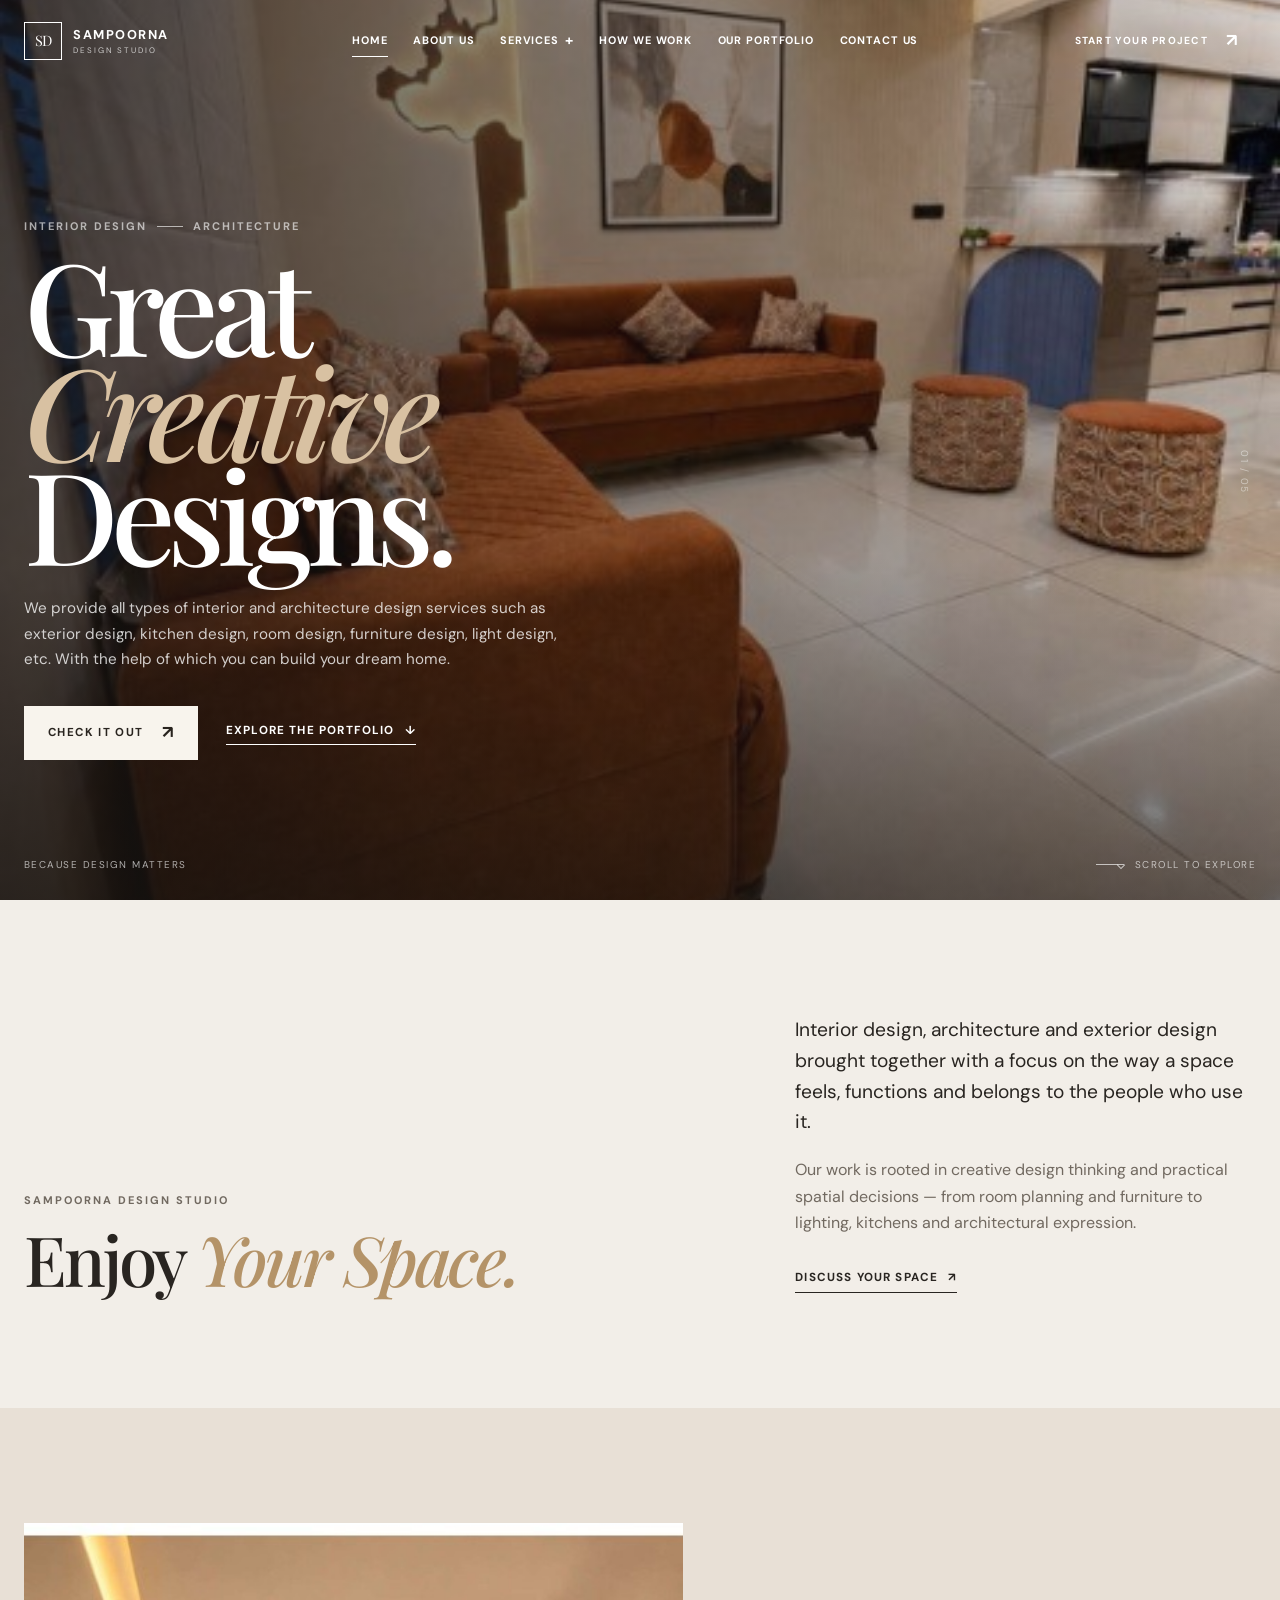
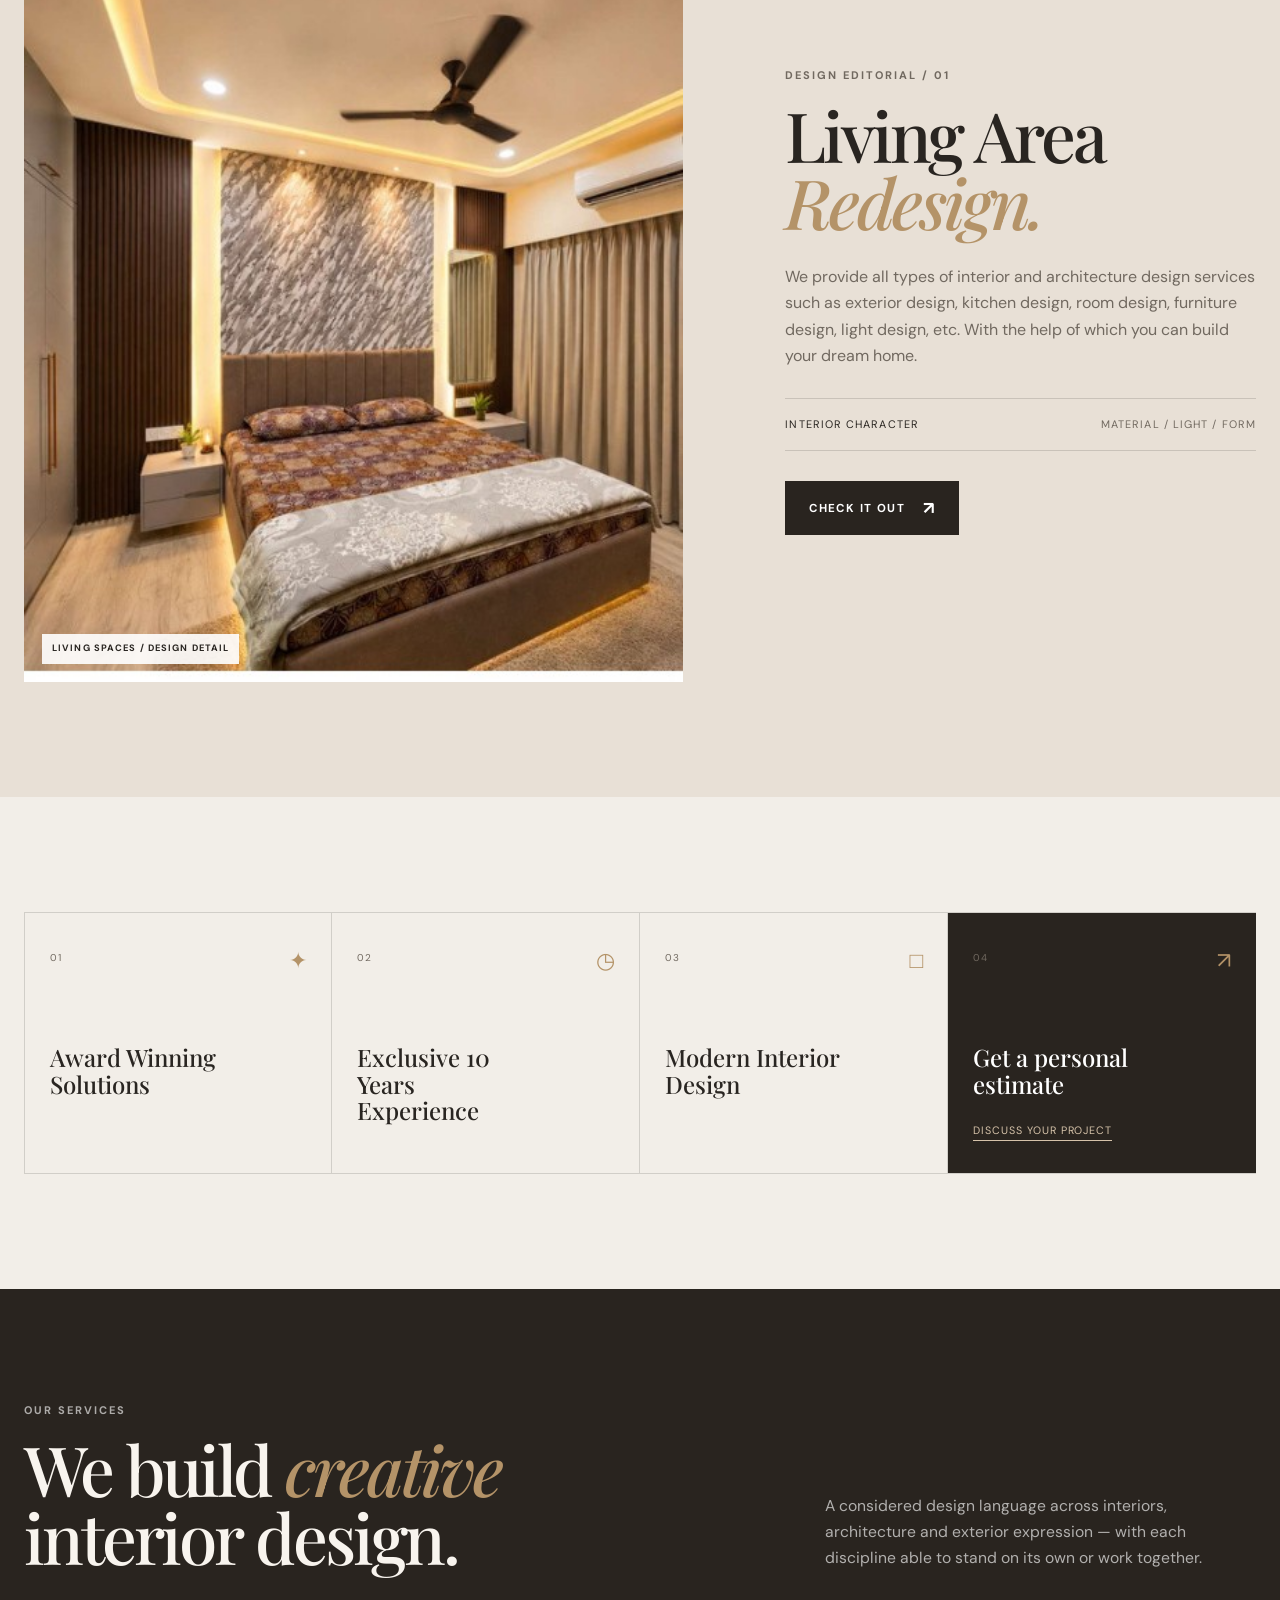
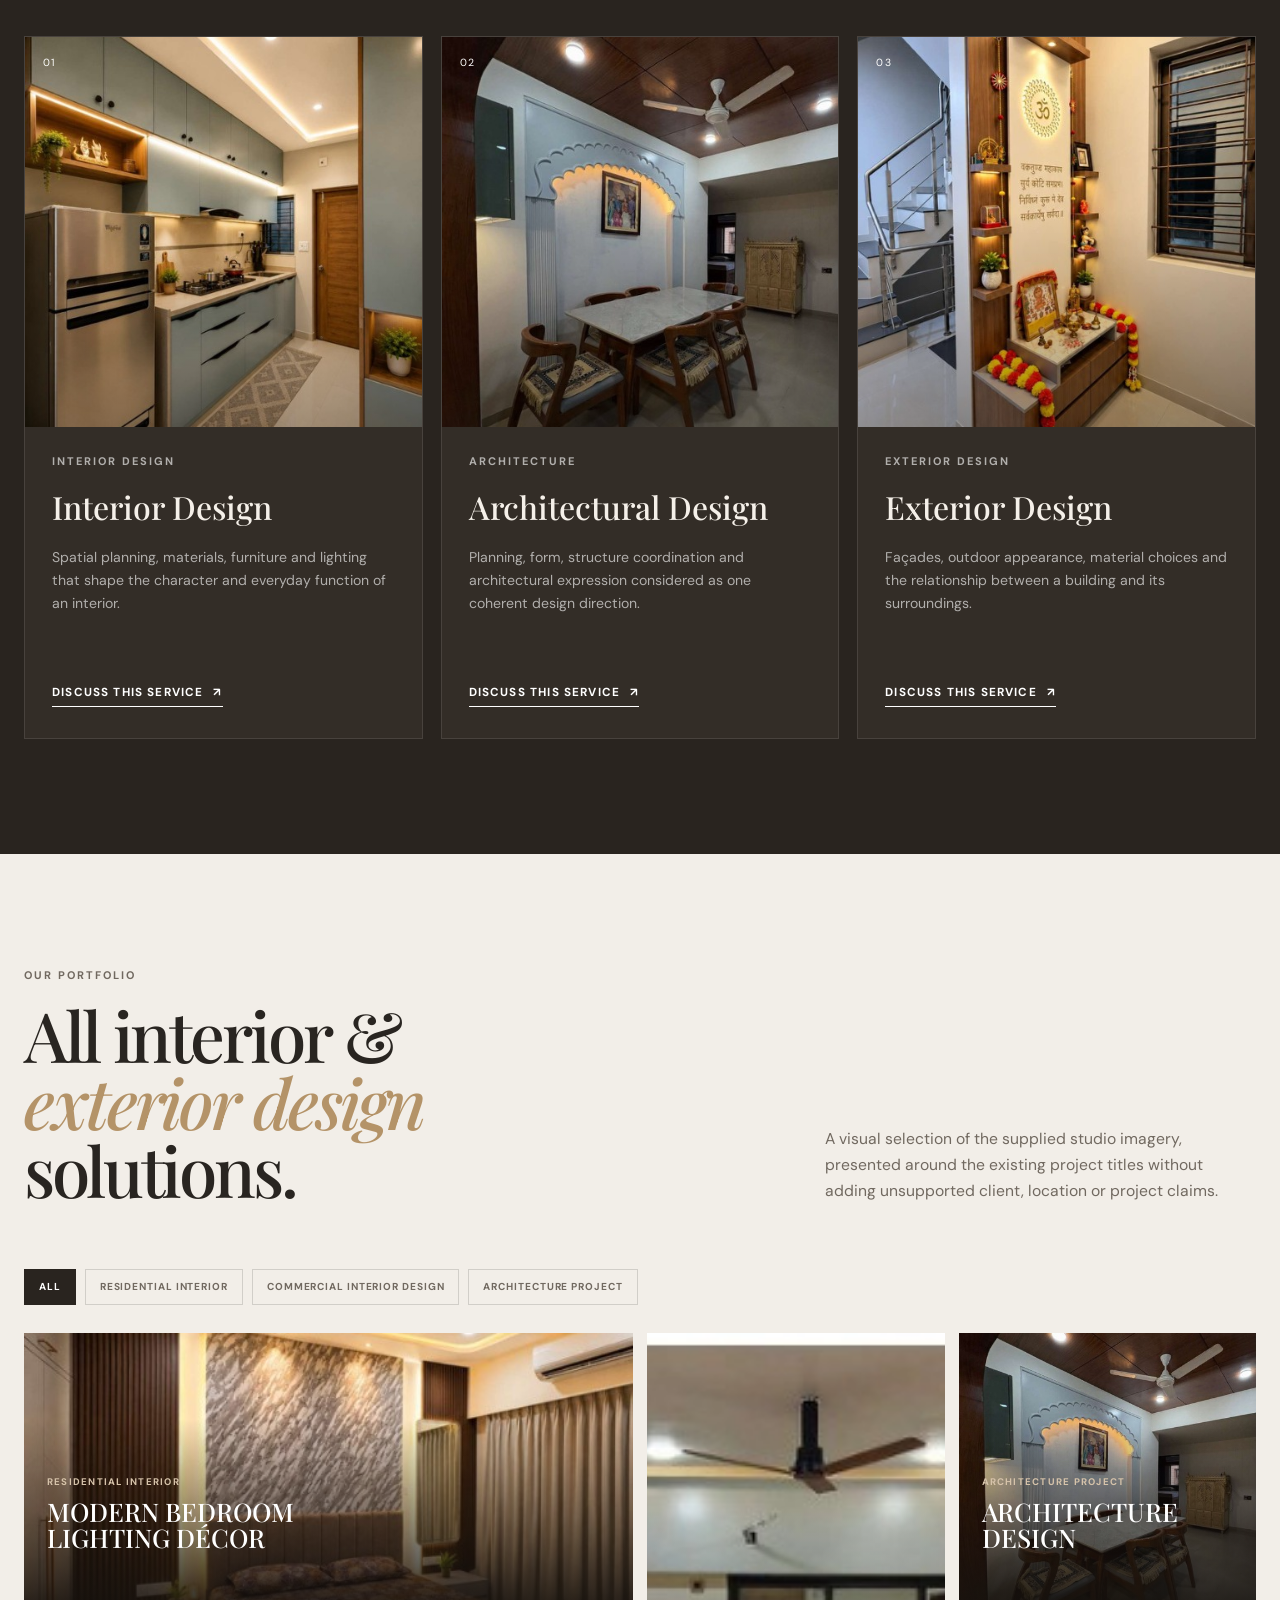
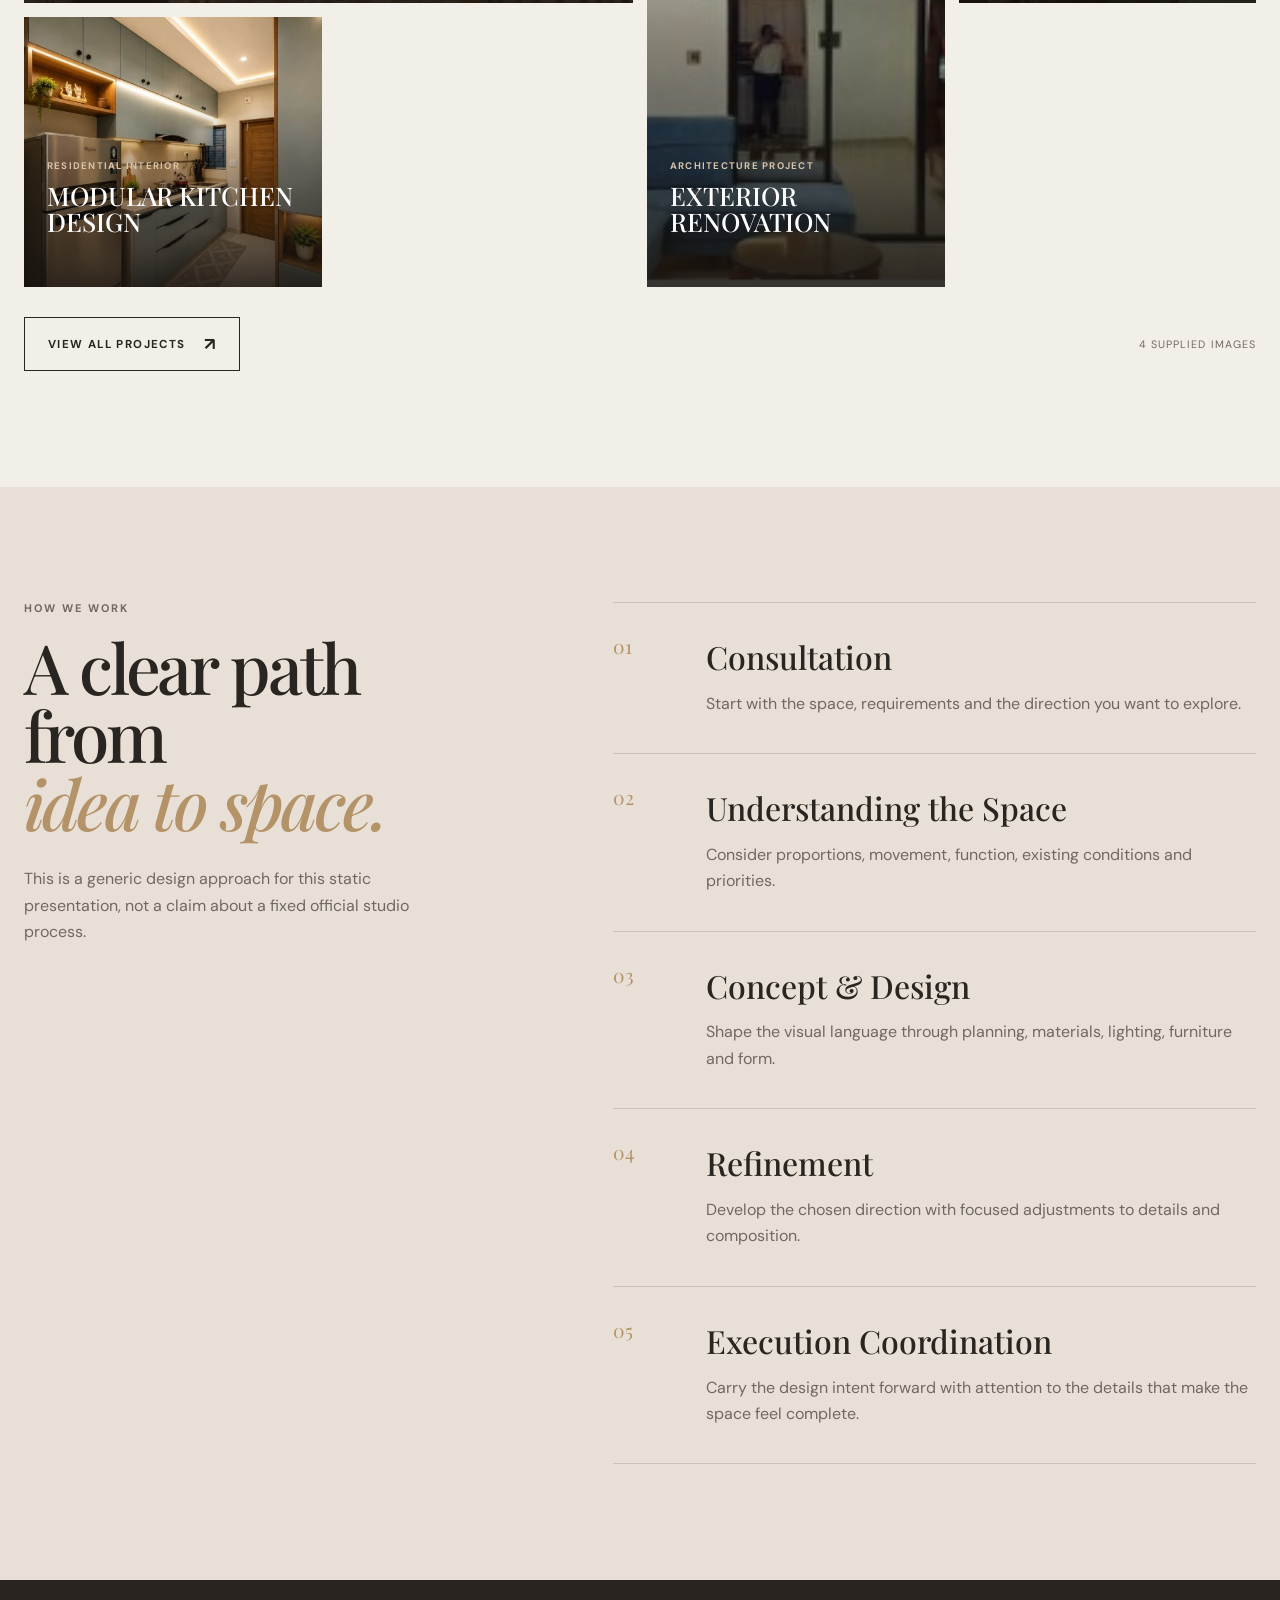
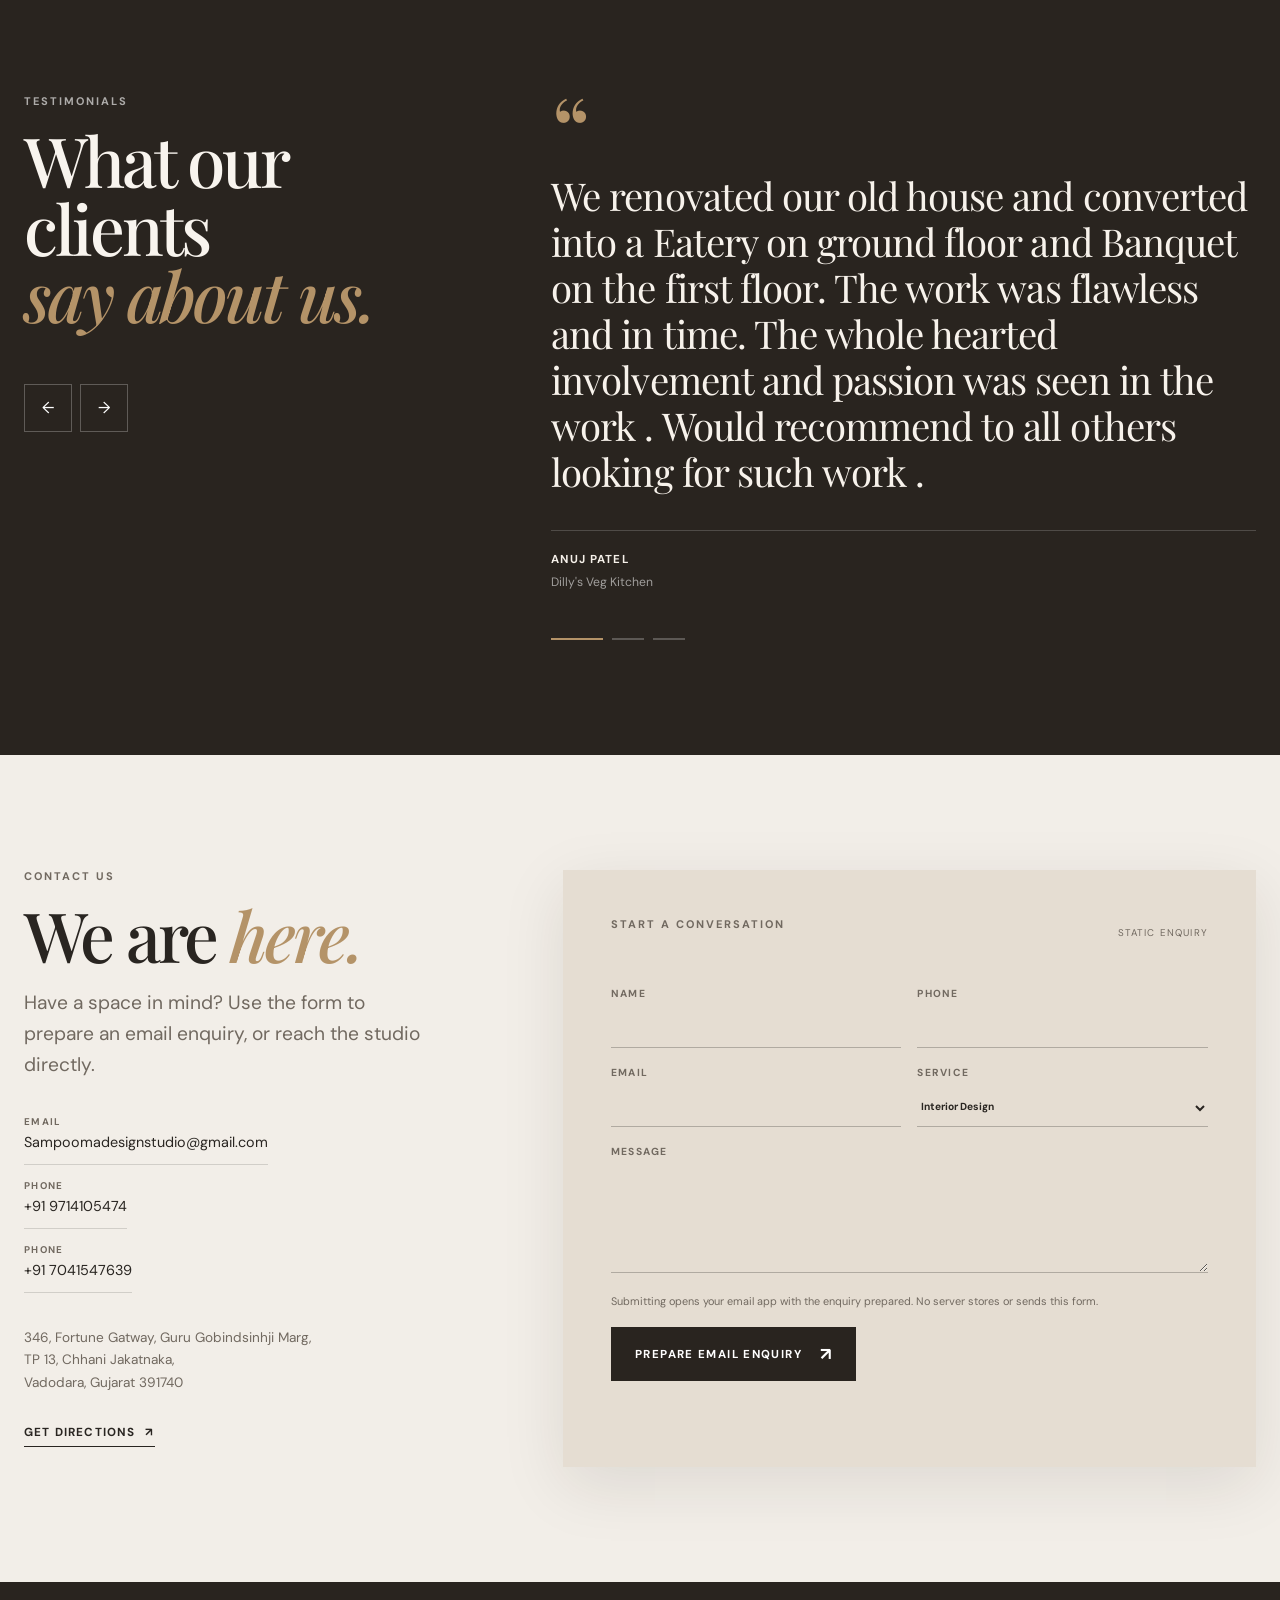
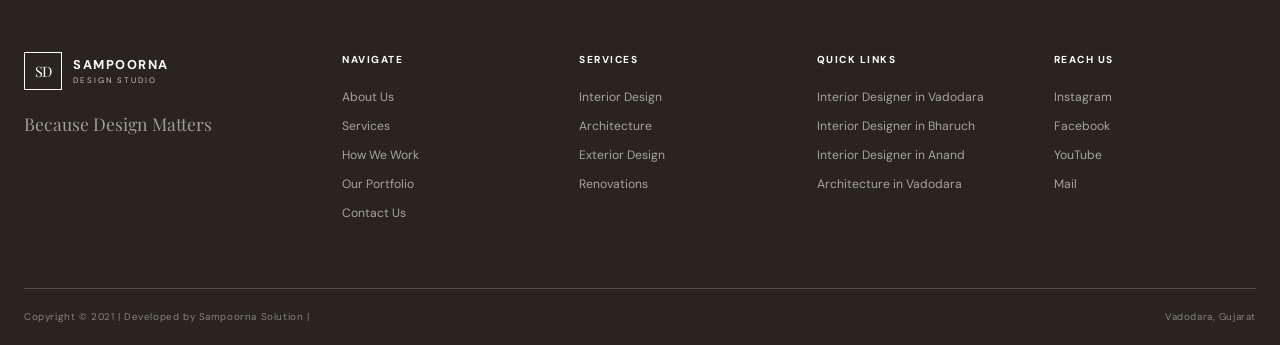
<file: index.html>
<!DOCTYPE html>
<html lang="en">
<head>
  <meta charset="UTF-8">
  <meta name="viewport" content="width=device-width, initial-scale=1.0">
  <meta name="description" content="Sampoorna Design Studio — Interior Design, Architecture and Exterior Design in Vadodara, Gujarat. Because Design Matters.">
  <meta name="theme-color" content="#27231f">
  <meta property="og:title" content="Sampoorna Design Studio | Interior Design & Architecture in Vadodara">
  <meta property="og:description" content="Interior Design + Architecture + Exterior Design. Because Design Matters.">
  <meta property="og:type" content="website">
  <link rel="canonical" href="https://example.com/">
  <title>Sampoorna Design Studio | Interior Design & Architecture in Vadodara</title>

  <link rel="preconnect" href="https://fonts.googleapis.com">
  <link rel="preconnect" href="https://fonts.gstatic.com" crossorigin>
  <link href="https://fonts.googleapis.com/css2?family=DM+Sans:wght@400;500;600;700&family=Playfair+Display:wght@500;600;700&display=swap" rel="stylesheet">

  <link rel="stylesheet" href="style.css">
  <script src="script.js" defer></script>
</head>

<body>
  <a class="skip-link" href="#main-content">Skip to content</a>

  <!-- ========================= HEADER ========================= -->
  <header class="site-header" data-header>
    <div class="container header-inner">
      <a class="brand" href="#home" aria-label="Sampoorna Design Studio home">
        <span class="brand-mark" aria-hidden="true">SD</span>
        <span class="brand-copy">
          <strong>SAMPOORNA</strong>
          <span>DESIGN STUDIO</span>
        </span>
      </a>

      <nav class="desktop-nav" aria-label="Primary navigation">
        <a href="#home" data-nav-link>Home</a>
        <a href="#about" data-nav-link>About Us</a>

        <div class="nav-dropdown">
          <button
            class="nav-link nav-dropdown-toggle"
            type="button"
            aria-expanded="false"
            aria-controls="services-menu"
          >
            Services <span aria-hidden="true">+</span>
          </button>

          <div class="services-menu" id="services-menu">
            <a href="#services">Interior Design</a>
            <a href="#services">Architecture</a>
            <a href="#services">Exterior Design</a>
            <a href="#process">Renovations</a>
          </div>
        </div>

        <a href="#process" data-nav-link>How We Work</a>
        <a href="#portfolio" data-nav-link>Our Portfolio</a>
        <a href="#contact" data-nav-link>Contact Us</a>
      </nav>

      <a class="button button-small header-cta" href="#contact">
        Start Your Project <span aria-hidden="true">↗</span>
      </a>

      <button
        class="menu-toggle"
        type="button"
        aria-label="Open menu"
        aria-expanded="false"
        aria-controls="mobile-menu"
      >
        <span></span>
        <span></span>
        <span></span>
      </button>
    </div>

    <div class="mobile-menu" id="mobile-menu" aria-hidden="true">
      <nav aria-label="Mobile navigation">
        <a href="#home">Home</a>
        <a href="#about">About Us</a>

        <button
          class="mobile-services-toggle"
          type="button"
          aria-expanded="false"
          aria-controls="mobile-services"
        >
          Services <span>+</span>
        </button>

        <div class="mobile-services" id="mobile-services">
          <a href="#services">Interior Design</a>
          <a href="#services">Architecture</a>
          <a href="#services">Exterior Design</a>
          <a href="#process">Renovations</a>
        </div>

        <a href="#process">How We Work</a>
        <a href="#portfolio">Our Portfolio</a>
        <a href="#contact">Contact Us</a>
      </nav>

      <div class="mobile-menu-meta">Because Design Matters</div>
    </div>
  </header>

  <main id="main-content">

    <!-- ========================= HERO ========================= -->
    <section class="hero section-dark" id="home" aria-labelledby="hero-title">
      <div class="hero-media image-shell">
        <img
          src="assets/images/pdf-11.jpg"
          alt="Warm contemporary living interior with layered lighting and natural materials"
          data-fallback="true"
        >
      </div>

      <div class="hero-overlay"></div>

      <div class="container hero-content">
        <p class="eyebrow light reveal">
          Interior Design <span></span> Architecture
        </p>

        <h1 id="hero-title" class="display-title reveal">
          Great<br>
          <em>Creative</em><br>
          Designs.
        </h1>

        <p class="hero-description reveal">
          We provide all types of interior and architecture design services such as exterior design,
          kitchen design, room design, furniture design, light design, etc. With the help of which
          you can build your dream home.
        </p>

        <div class="hero-actions reveal">
          <a class="button button-light" href="#services">
            Check it out <span aria-hidden="true">↗</span>
          </a>

          <a class="text-link light" href="#portfolio">
            Explore the portfolio <span aria-hidden="true">↓</span>
          </a>
        </div>
      </div>

      <div class="hero-bottom container">
        <span>Because Design Matters</span>

        <a href="#about" class="scroll-cue" aria-label="Scroll to About Us">
          <span></span>
          Scroll to explore
        </a>
      </div>

      <div class="hero-index" aria-hidden="true">01 / 05</div>
    </section>

    <!-- ========================= ABOUT ========================= -->
    <section class="intro section-pad" id="about" aria-labelledby="about-title">
      <div class="container editorial-grid reveal">
        <div>
          <p class="eyebrow">Sampoorna Design Studio</p>

          <h2 id="about-title" class="section-title">
            Enjoy <em>Your Space.</em>
          </h2>
        </div>

        <div class="intro-copy">
          <p class="lead">
            Interior design, architecture and exterior design brought together with a focus on
            the way a space feels, functions and belongs to the people who use it.
          </p>

          <p>
            Our work is rooted in creative design thinking and practical spatial decisions —
            from room planning and furniture to lighting, kitchens and architectural expression.
          </p>

          <a class="text-link dark" href="#contact">
            Discuss your space <span aria-hidden="true">↗</span>
          </a>
        </div>
      </div>
    </section>

    <!-- ========================= LIVING AREA ========================= -->
    <section class="living section-pad section-tint" aria-labelledby="living-title">
      <div class="container living-grid">
        <div class="living-media image-shell reveal">
          <img
            src="assets/images/pdf-03.jpg"
            alt="Contemporary bedroom interior with layered ceiling lighting and wood detailing"
            loading="lazy"
            data-fallback="true"
          >

          <span class="image-note">Living spaces / design detail</span>
        </div>

        <div class="living-content reveal">
          <p class="eyebrow">Design editorial / 01</p>

          <h2 id="living-title" class="section-title">
            Living Area<br><em>Redesign.</em>
          </h2>

          <p>
            We provide all types of interior and architecture design services such as exterior
            design, kitchen design, room design, furniture design, light design, etc. With the
            help of which you can build your dream home.
          </p>

          <div class="detail-row">
            <span>Interior character</span>
            <span>Material / light / form</span>
          </div>

          <a class="button button-dark" href="#portfolio">
            Check it out <span aria-hidden="true">↗</span>
          </a>
        </div>
      </div>
    </section>

    <!-- ========================= FEATURES ========================= -->
    <section class="features section-pad" aria-label="Studio features">
      <div class="container feature-grid">

        <article class="feature-card reveal">
          <span class="feature-number">01</span>
          <span class="feature-icon" aria-hidden="true">✦</span>
          <h3>Award Winning Solutions</h3>
        </article>

        <article class="feature-card reveal">
          <span class="feature-number">02</span>
          <span class="feature-icon" aria-hidden="true">◷</span>
          <h3>Exclusive 10 Years Experience</h3>
        </article>

        <article class="feature-card reveal">
          <span class="feature-number">03</span>
          <span class="feature-icon" aria-hidden="true">□</span>
          <h3>Modern Interior Design</h3>
        </article>

        <article class="feature-card feature-card-accent reveal">
          <span class="feature-number">04</span>
          <span class="feature-icon" aria-hidden="true">↗</span>
          <h3>Get a personal estimate</h3>
          <a href="#contact" aria-label="Get a personal estimate">
            Discuss your project
          </a>
        </article>

      </div>
    </section>

    <!-- ========================= SERVICES ========================= -->
    <section class="services section-pad section-dark" id="services" aria-labelledby="services-title">
      <div class="container">

        <div class="section-heading split reveal">
          <div>
            <p class="eyebrow light">Our Services</p>

            <h2 id="services-title" class="section-title light-title">
              We build <em>creative</em><br>
              interior design.
            </h2>
          </div>

          <p class="section-intro">
            A considered design language across interiors, architecture and exterior expression —
            with each discipline able to stand on its own or work together.
          </p>
        </div>

        <div class="service-grid">

          <article class="service-card reveal">
            <div class="service-image image-shell">
              <img
                src="assets/images/pdf-02.jpg"
                alt="Contemporary modular kitchen with warm wood and muted cabinetry"
                loading="lazy"
                data-fallback="true"
              >
              <span>01</span>
            </div>

            <div class="service-body">
              <p class="eyebrow light">Interior Design</p>
              <h3>Interior Design</h3>

              <p>
                Spatial planning, materials, furniture and lighting that shape the character
                and everyday function of an interior.
              </p>

              <a href="#contact" class="text-link light">
                Discuss this service <span aria-hidden="true">↗</span>
              </a>
            </div>
          </article>

          <article class="service-card reveal">
            <div class="service-image image-shell">
              <img
                src="assets/images/pdf-04.jpg"
                alt="Dining area with architectural wall detail and warm contemporary finishes"
                loading="lazy"
                data-fallback="true"
              >
              <span>02</span>
            </div>

            <div class="service-body">
              <p class="eyebrow light">Architecture</p>
              <h3>Architectural Design</h3>

              <p>
                Planning, form, structure coordination and architectural expression considered
                as one coherent design direction.
              </p>

              <a href="#contact" class="text-link light">
                Discuss this service <span aria-hidden="true">↗</span>
              </a>
            </div>
          </article>

          <article class="service-card reveal">
            <div class="service-image image-shell">
              <img
                src="assets/images/pdf-01.jpg"
                alt="Detailed residential interior with wood, stone-like finishes and handcrafted accents"
                loading="lazy"
                data-fallback="true"
              >
              <span>03</span>
            </div>

            <div class="service-body">
              <p class="eyebrow light">Exterior Design</p>
              <h3>Exterior Design</h3>

              <p>
                Façades, outdoor appearance, material choices and the relationship between a
                building and its surroundings.
              </p>

              <a href="#contact" class="text-link light">
                Discuss this service <span aria-hidden="true">↗</span>
              </a>
            </div>
          </article>

        </div>
      </div>
    </section>

    <!-- ========================= PORTFOLIO ========================= -->
    <section class="portfolio section-pad" id="portfolio" aria-labelledby="portfolio-title">
      <div class="container">

        <div class="section-heading split reveal">
          <div>
            <p class="eyebrow">Our Portfolio</p>

            <h2 id="portfolio-title" class="section-title">
              All interior &<br>
              <em>exterior design</em> solutions.
            </h2>
          </div>

          <p class="section-intro">
            A visual selection of the supplied studio imagery, presented around the existing
            project titles without adding unsupported client, location or project claims.
          </p>
        </div>

        <div class="filter-bar reveal" role="group" aria-label="Portfolio filters">
          <button
            class="filter-button is-active"
            type="button"
            data-filter="all"
            aria-pressed="true"
          >
            All
          </button>

          <button
            class="filter-button"
            type="button"
            data-filter="residential"
            aria-pressed="false"
          >
            Residential Interior
          </button>

          <button
            class="filter-button"
            type="button"
            data-filter="commercial"
            aria-pressed="false"
          >
            Commercial Interior Design
          </button>

          <button
            class="filter-button"
            type="button"
            data-filter="architecture"
            aria-pressed="false"
          >
            Architecture Project
          </button>
        </div>

        <div class="portfolio-grid" id="portfolio-grid">

          <button
            class="project-card project-wide reveal"
            type="button"
            data-project="0"
            data-category="residential"
            data-title="MODERN BEDROOM LIGHTING DÉCOR"
            data-description="A supplied interior image selection presented under the existing project title, with attention to bedroom planning, layered lighting and material detail."
            data-image="assets/images/pdf-03.jpg"
          >
            <span class="project-image image-shell">
              <img
                src="assets/images/pdf-03.jpg"
                alt="Modern bedroom interior with layered lighting"
                loading="lazy"
                data-fallback="true"
              >
            </span>

            <span class="project-overlay">
              <small>Residential Interior</small>
              <strong>MODERN BEDROOM<br>LIGHTING DÉCOR</strong>
              <span>View project ↗</span>
            </span>
          </button>

          <button
            class="project-card project-tall reveal"
            type="button"
            data-project="1"
            data-category="architecture"
            data-title="EXTERIOR RENOVATION"
            data-description="The existing project title is retained. The supplied image set is used as portfolio imagery without inventing exterior project details that were not provided."
            data-image="assets/images/pdf-06.jpg"
          >
            <span class="project-image image-shell">
              <img
                src="assets/images/pdf-06.jpg"
                alt="Contemporary residential living interior"
                loading="lazy"
                data-fallback="true"
              >
            </span>

            <span class="project-overlay">
              <small>Architecture Project</small>
              <strong>EXTERIOR<br>RENOVATION</strong>
              <span>View project ↗</span>
            </span>
          </button>

          <button
            class="project-card project-small reveal"
            type="button"
            data-project="2"
            data-category="architecture"
            data-title="ARCHITECTURE DESIGN"
            data-description="The existing project title is retained and paired with supplied studio imagery to keep the portfolio visually grounded in the source material."
            data-image="assets/images/pdf-04.jpg"
          >
            <span class="project-image image-shell">
              <img
                src="assets/images/pdf-04.jpg"
                alt="Contemporary dining interior with architectural wall detail"
                loading="lazy"
                data-fallback="true"
              >
            </span>

            <span class="project-overlay">
              <small>Architecture Project</small>
              <strong>ARCHITECTURE<br>DESIGN</strong>
              <span>View project ↗</span>
            </span>
          </button>

          <button
            class="project-card project-small reveal"
            type="button"
            data-project="3"
            data-category="residential"
            data-title="MODULAR KITCHEN DESIGN"
            data-description="A supplied kitchen interior image presented with the original project title. No unsupported client, budget or location details are added."
            data-image="assets/images/pdf-02.jpg"
          >
            <span class="project-image image-shell">
              <img
                src="assets/images/pdf-02.jpg"
                alt="Modern modular kitchen with integrated storage and appliances"
                loading="lazy"
                data-fallback="true"
              >
            </span>

            <span class="project-overlay">
              <small>Residential Interior</small>
              <strong>MODULAR KITCHEN<br>DESIGN</strong>
              <span>View project ↗</span>
            </span>
          </button>

          <button
            class="project-card is-supplemental project-wide reveal"
            type="button"
            data-project="4"
            data-category="residential"
            data-title="SUPPLIED INTERIOR IMAGE 05"
            data-description="Additional supplied studio imagery retained in the portfolio gallery. Project title and source image are kept separate from unsupported project claims."
            data-image="assets/images/pdf-05.jpg"
          >
            <span class="project-image image-shell">
              <img
                src="assets/images/pdf-05.jpg"
                alt="Decorative residential interior detail with lighting and artwork"
                loading="lazy"
                data-fallback="true"
              >
            </span>

            <span class="project-overlay">
              <small>Residential Interior</small>
              <strong>SUPPLIED INTERIOR<br>IMAGE 05</strong>
              <span>View image ↗</span>
            </span>
          </button>

          <button
            class="project-card is-supplemental project-small reveal"
            type="button"
            data-project="5"
            data-category="residential"
            data-title="SUPPLIED INTERIOR IMAGE 06"
            data-description="Additional supplied studio imagery retained in the portfolio gallery."
            data-image="assets/images/pdf-08.jpg"
          >
            <span class="project-image image-shell">
              <img
                src="assets/images/pdf-08.jpg"
                alt="Contemporary bedroom with muted pink cabinetry and upholstered bed"
                loading="lazy"
                data-fallback="true"
              >
            </span>

            <span class="project-overlay">
              <small>Residential Interior</small>
              <strong>SUPPLIED INTERIOR<br>IMAGE 06</strong>
              <span>View image ↗</span>
            </span>
          </button>

          <button
            class="project-card is-supplemental project-small reveal"
            type="button"
            data-project="6"
            data-category="residential"
            data-title="SUPPLIED INTERIOR IMAGE 07"
            data-description="Additional supplied studio imagery retained in the portfolio gallery."
            data-image="assets/images/pdf-09.jpg"
          >
            <span class="project-image image-shell">
              <img
                src="assets/images/pdf-09.jpg"
                alt="Compact contemporary study room with built-in storage"
                loading="lazy"
                data-fallback="true"
              >
            </span>

            <span class="project-overlay">
              <small>Residential Interior</small>
              <strong>SUPPLIED INTERIOR<br>IMAGE 07</strong>
              <span>View image ↗</span>
            </span>
          </button>

          <button
            class="project-card is-supplemental project-wide reveal"
            type="button"
            data-project="7"
            data-category="residential"
            data-title="SUPPLIED INTERIOR IMAGE 08"
            data-description="Additional supplied studio imagery retained in the portfolio gallery."
            data-image="assets/images/pdf-11.jpg"
          >
            <span class="project-image image-shell">
              <img
                src="assets/images/pdf-11.jpg"
                alt="Warm open-plan living area with contemporary furniture"
                loading="lazy"
                data-fallback="true"
              >
            </span>

            <span class="project-overlay">
              <small>Residential Interior</small>
              <strong>SUPPLIED INTERIOR<br>IMAGE 08</strong>
              <span>View image ↗</span>
            </span>
          </button>

          <button
            class="project-card is-supplemental project-tall reveal"
            type="button"
            data-project="8"
            data-category="residential"
            data-title="SUPPLIED INTERIOR IMAGE 09"
            data-description="Additional supplied studio imagery retained in the portfolio gallery."
            data-image="assets/images/pdf-10.jpg"
          >
            <span class="project-image image-shell">
              <img
                src="assets/images/pdf-10.jpg"
                alt="Playful contemporary bedroom with blue and white wall graphics"
                loading="lazy"
                data-fallback="true"
              >
            </span>

            <span class="project-overlay">
              <small>Residential Interior</small>
              <strong>SUPPLIED INTERIOR<br>IMAGE 09</strong>
              <span>View image ↗</span>
            </span>
          </button>

          <button
            class="project-card is-supplemental project-small reveal"
            type="button"
            data-project="9"
            data-category="residential"
            data-title="SUPPLIED INTERIOR IMAGE 10"
            data-description="Additional supplied studio imagery retained in the portfolio gallery."
            data-image="assets/images/pdf-01.jpg"
          >
            <span class="project-image image-shell">
              <img
                src="assets/images/pdf-01.jpg"
                alt="Residential prayer and display niche with warm wood detailing"
                loading="lazy"
                data-fallback="true"
              >
            </span>

            <span class="project-overlay">
              <small>Residential Interior</small>
              <strong>SUPPLIED INTERIOR<br>IMAGE 10</strong>
              <span>View image ↗</span>
            </span>
          </button>

          <button
            class="project-card is-supplemental project-small reveal"
            type="button"
            data-project="10"
            data-category="residential"
            data-title="SUPPLIED INTERIOR IMAGE 11"
            data-description="Additional supplied studio imagery retained in the portfolio gallery."
            data-image="assets/images/pdf-07.jpg"
          >
            <span class="project-image image-shell">
              <img
                src="assets/images/pdf-07.jpg"
                alt="Contemporary gallery wall and display composition"
                loading="lazy"
                data-fallback="true"
              >
            </span>

            <span class="project-overlay">
              <small>Residential Interior</small>
              <strong>SUPPLIED INTERIOR<br>IMAGE 11</strong>
              <span>View image ↗</span>
            </span>
          </button>

        </div>

        <div class="portfolio-footer reveal">
          <button class="button button-outline" id="view-all-projects" type="button">
            VIEW ALL PROJECTS <span aria-hidden="true">↗</span>
          </button>

          <span class="portfolio-count" id="portfolio-count">
            4 supplied images
          </span>
        </div>
      </div>
    </section>

    <!-- ========================= HOW WE WORK ========================= -->
    <section class="process section-pad section-tint" id="process" aria-labelledby="process-title">
      <div class="container process-layout">

        <div class="process-sticky reveal">
          <p class="eyebrow">How We Work</p>

          <h2 id="process-title" class="section-title">
            A clear path from<br>
            <em>idea to space.</em>
          </h2>

          <p>
            This is a generic design approach for this static presentation, not a claim about
            a fixed official studio process.
          </p>
        </div>

        <ol class="process-list">
          <li class="process-item reveal">
            <span>01</span>
            <div>
              <h3>Consultation</h3>
              <p>
                Start with the space, requirements and the direction you want to explore.
              </p>
            </div>
          </li>

          <li class="process-item reveal">
            <span>02</span>
            <div>
              <h3>Understanding the Space</h3>
              <p>
                Consider proportions, movement, function, existing conditions and priorities.
              </p>
            </div>
          </li>

          <li class="process-item reveal">
            <span>03</span>
            <div>
              <h3>Concept & Design</h3>
              <p>
                Shape the visual language through planning, materials, lighting, furniture and form.
              </p>
            </div>
          </li>

          <li class="process-item reveal">
            <span>04</span>
            <div>
              <h3>Refinement</h3>
              <p>
                Develop the chosen direction with focused adjustments to details and composition.
              </p>
            </div>
          </li>

          <li class="process-item reveal">
            <span>05</span>
            <div>
              <h3>Execution Coordination</h3>
              <p>
                Carry the design intent forward with attention to the details that make the space feel complete.
              </p>
            </div>
          </li>
        </ol>
      </div>
    </section>

    <!-- ========================= TESTIMONIALS ========================= -->
    <section class="testimonials section-pad section-dark" aria-labelledby="testimonials-title">
      <div class="container testimonial-layout">

        <div class="reveal">
          <p class="eyebrow light">Testimonials</p>

          <h2 id="testimonials-title" class="section-title light-title">
            What our clients<br>
            <em>say about us.</em>
          </h2>

          <div class="slider-controls">
            <button
              type="button"
              class="slider-button"
              id="testimonial-prev"
              aria-label="Previous testimonial"
            >
              ←
            </button>

            <button
              type="button"
              class="slider-button"
              id="testimonial-next"
              aria-label="Next testimonial"
            >
              →
            </button>
          </div>
        </div>

        <div
          class="testimonial-stage"
          tabindex="0"
          aria-roledescription="carousel"
          aria-label="Client testimonials"
        >

          <article class="testimonial-slide is-active" data-slide="0" aria-hidden="false">
            <span class="quote-mark">“</span>

            <blockquote>
              We renovated our old house and converted into a Eatery on ground floor and Banquet
              on the first floor. The work was flawless and in time. The whole hearted involvement
              and passion was seen in the work . Would recommend to all others looking for such work .
            </blockquote>

            <div class="testimonial-author">
              <strong>Anuj Patel</strong>
              <span>Dilly's Veg Kitchen</span>
            </div>
          </article>

          <article class="testimonial-slide" data-slide="1" aria-hidden="true">
            <span class="quote-mark">“</span>

            <blockquote>
              Sampoorna Design Studio was one of the best decisions I made when moving to a new
              apartment. I loved my final design and purchased most of the options, all were within
              my budget. HIGHLY recommend using this service.<br>
              Great job!
            </blockquote>

            <div class="testimonial-author">
              <strong>Jatin Patel</strong>
              <span>Orchid Calisto</span>
            </div>
          </article>

          <article class="testimonial-slide" data-slide="2" aria-hidden="true">
            <span class="quote-mark">“</span>

            <blockquote>
              An excellent Architect , full of CREATIVITY She is just like a vessel with brimming
              energy and ideas, best to design one's home. Also she has an exceptional ability to
              think out of the box to turn your home into world of Imagination and wonder
            </blockquote>

            <div class="testimonial-author">
              <strong>Manish pancholi</strong>
              <span>Shriji Sadan Bunglow</span>
            </div>
          </article>

          <div class="testimonial-dots" role="tablist" aria-label="Choose testimonial">
            <button
              type="button"
              class="dot is-active"
              data-slide-to="0"
              role="tab"
              aria-selected="true"
              aria-label="Testimonial 1"
            ></button>

            <button
              type="button"
              class="dot"
              data-slide-to="1"
              role="tab"
              aria-selected="false"
              aria-label="Testimonial 2"
            ></button>

            <button
              type="button"
              class="dot"
              data-slide-to="2"
              role="tab"
              aria-selected="false"
              aria-label="Testimonial 3"
            ></button>
          </div>
        </div>
      </div>
    </section>

    <!-- ========================= CONTACT ========================= -->
    <section class="contact section-pad" id="contact" aria-labelledby="contact-title">
      <div class="container contact-grid">

        <div class="contact-intro reveal">
          <p class="eyebrow">Contact Us</p>

          <h2 id="contact-title" class="section-title">
            We are <em>here.</em>
          </h2>

          <p class="lead">
            Have a space in mind? Use the form to prepare an email enquiry, or reach the studio directly.
          </p>

          <div class="contact-details">
            <a href="mailto:Sampoomadesignstudio@gmail.com">
              <span>Email</span>
              Sampoomadesignstudio@gmail.com
            </a>

            <a href="tel:+919714105474">
              <span>Phone</span>
              +91 9714105474
            </a>

            <a href="tel:+917041547639">
              <span>Phone</span>
              +91 7041547639
            </a>
          </div>

          <address>
            346, Fortune Gatway, Guru Gobindsinhji Marg,<br>
            TP 13, Chhani Jakatnaka,<br>
            Vadodara, Gujarat 391740
          </address>

          <a
            class="text-link dark"
            href="https://www.google.com/maps/search/?api=1&query=346%2C%20Fortune%20Gatway%2C%20Guru%20Gobindsinhji%20Marg%2C%20TP%2013%2C%20Chhani%20Jakatnaka%2C%20Vadodara%2C%20Gujarat%20391740"
            target="_blank"
            rel="noopener"
          >
            Get Directions <span aria-hidden="true">↗</span>
          </a>
        </div>

        <div class="contact-card reveal">
          <div class="contact-card-top">
            <p class="eyebrow">Start a conversation</p>
            <span>Static enquiry</span>
          </div>

          <form id="contact-form" novalidate>
            <div class="form-row">
              <label>
                Name
                <input
                  id="name"
                  name="name"
                  type="text"
                  autocomplete="name"
                  required
                >
              </label>

              <label>
                Phone
                <input
                  id="phone"
                  name="phone"
                  type="tel"
                  autocomplete="tel"
                  required
                >
              </label>
            </div>

            <div class="form-row">
              <label>
                Email
                <input
                  id="email"
                  name="email"
                  type="email"
                  autocomplete="email"
                  required
                >
              </label>

              <label>
                Service
                <select id="service" name="service">
                  <option value="Interior Design">Interior Design</option>
                  <option value="Architectural Design">Architectural Design</option>
                  <option value="Exterior Design">Exterior Design</option>
                  <option value="Renovations">Renovations</option>
                </select>
              </label>
            </div>

            <label>
              Message
              <textarea
                id="message"
                name="message"
                rows="5"
                required
              ></textarea>
            </label>

            <p class="form-note">
              Submitting opens your email app with the enquiry prepared. No server stores or sends this form.
            </p>

            <button class="button button-dark" type="submit">
              Prepare Email Enquiry <span aria-hidden="true">↗</span>
            </button>

            <p class="form-status" id="form-status" role="status" aria-live="polite"></p>
          </form>
        </div>
      </div>
    </section>
  </main>

  <!-- ========================= FOOTER ========================= -->
  <footer class="site-footer section-dark">
    <div class="container footer-main">

      <div class="footer-brand">
        <a class="brand brand-footer" href="#home">
          <span class="brand-mark" aria-hidden="true">SD</span>

          <span class="brand-copy">
            <strong>SAMPOORNA</strong>
            <span>DESIGN STUDIO</span>
          </span>
        </a>

        <p>Because Design Matters</p>
      </div>

      <div class="footer-column">
        <h3>Navigate</h3>
        <a href="#about">About Us</a>
        <a href="#services">Services</a>
        <a href="#process">How We Work</a>
        <a href="#portfolio">Our Portfolio</a>
        <a href="#contact">Contact Us</a>
      </div>

      <div class="footer-column">
        <h3>Services</h3>
        <a href="#services">Interior Design</a>
        <a href="#services">Architecture</a>
        <a href="#services">Exterior Design</a>
        <a href="#process">Renovations</a>
      </div>

      <div class="footer-column">
        <h3>Quick Links</h3>
        <a href="#services">Interior Designer in Vadodara</a>
        <a href="#services">Interior Designer in Bharuch</a>
        <a href="#services">Interior Designer in Anand</a>
        <a href="#services">Architecture in Vadodara</a>
      </div>

      <div class="footer-column">
        <h3>Reach Us</h3>

        <a
          href="https://www.instagram.com/sampoorna_design_studio?stkn=cTBxeWczMDlxeXE1"
          target="_blank"
          rel="noopener"
        >
          Instagram
        </a>

        <a
          href="https://share.google/Bvopx7dXKF3BA9It3"
          data-social-facebook
          target="_blank"
          rel="noopener"
        >
          Facebook
        </a>

        <a
          href="https://youtube.com/@sampoornadesignstudio8572?si=GmRwemBiidVciNJu"
          target="_blank"
          rel="noopener"
        >
          YouTube
        </a>

        <a href="mailto:sampoornadesignstudio@gmail.com">Mail</a>
      </div>
    </div>

    <div class="container footer-bottom">
      <span>Copyright © 2021 | Developed by Sampoorna Solution |</span>
      <span>Vadodara, Gujarat</span>
    </div>
  </footer>

  <!-- ========================= PROJECT MODAL ========================= -->
  <div
    class="modal"
    id="project-modal"
    aria-hidden="true"
    role="dialog"
    aria-modal="true"
    aria-labelledby="modal-title"
  >
    <div class="modal-backdrop" data-modal-close></div>

    <div class="modal-dialog">
      <button
        class="modal-close"
        type="button"
        aria-label="Close project details"
        data-modal-close
      >
        ×
      </button>

      <div class="modal-image image-shell">
        <img
          id="modal-image"
          src="assets/images/pdf-03.jpg"
          alt=""
          data-fallback="true"
        >
      </div>

      <div class="modal-content">
        <p class="eyebrow" id="modal-category">Residential Interior</p>

        <h2 id="modal-title">
          MODERN BEDROOM LIGHTING DÉCOR
        </h2>

        <p id="modal-description"></p>

        <div class="modal-nav">
          <button type="button" id="modal-prev">← Previous</button>
          <button type="button" id="modal-next">Next →</button>
        </div>
      </div>
    </div>
  </div>

  <div class="toast" id="toast" role="status" aria-live="polite"></div>
</body>
</html>
</file>
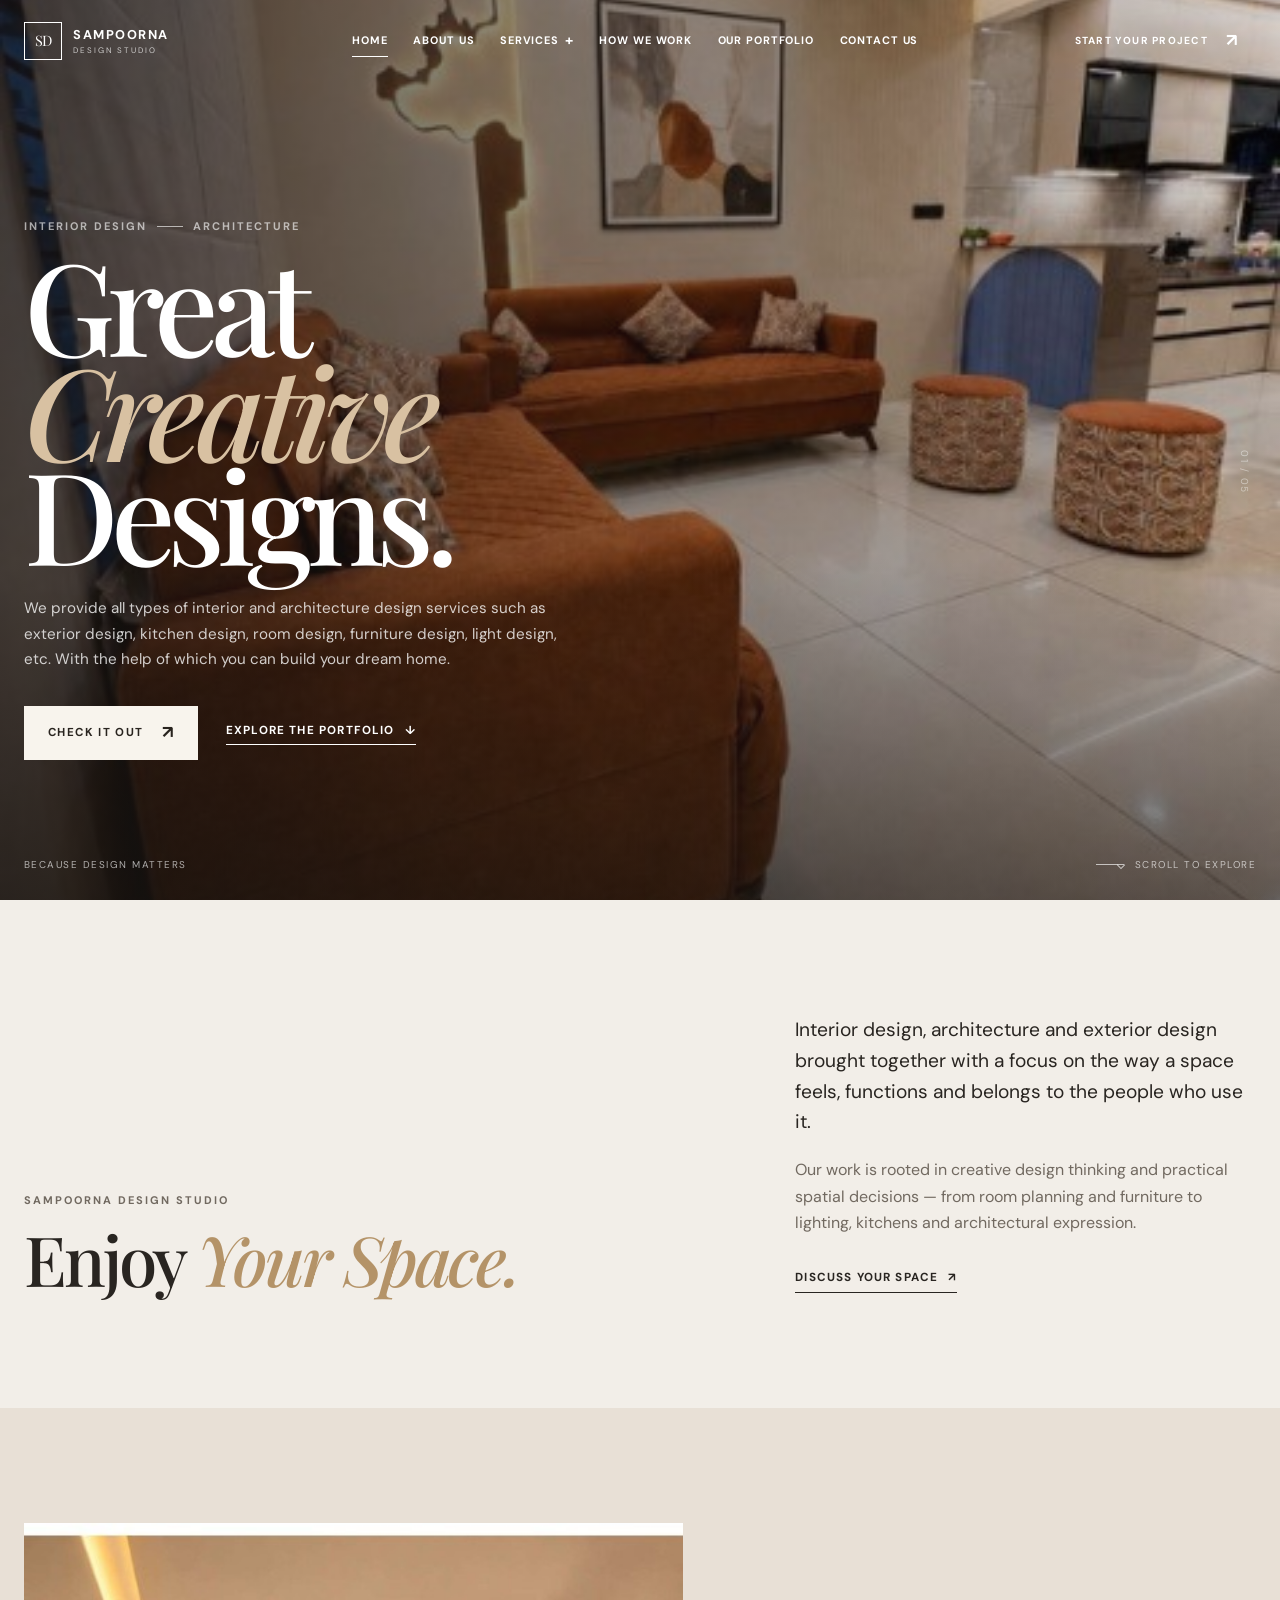
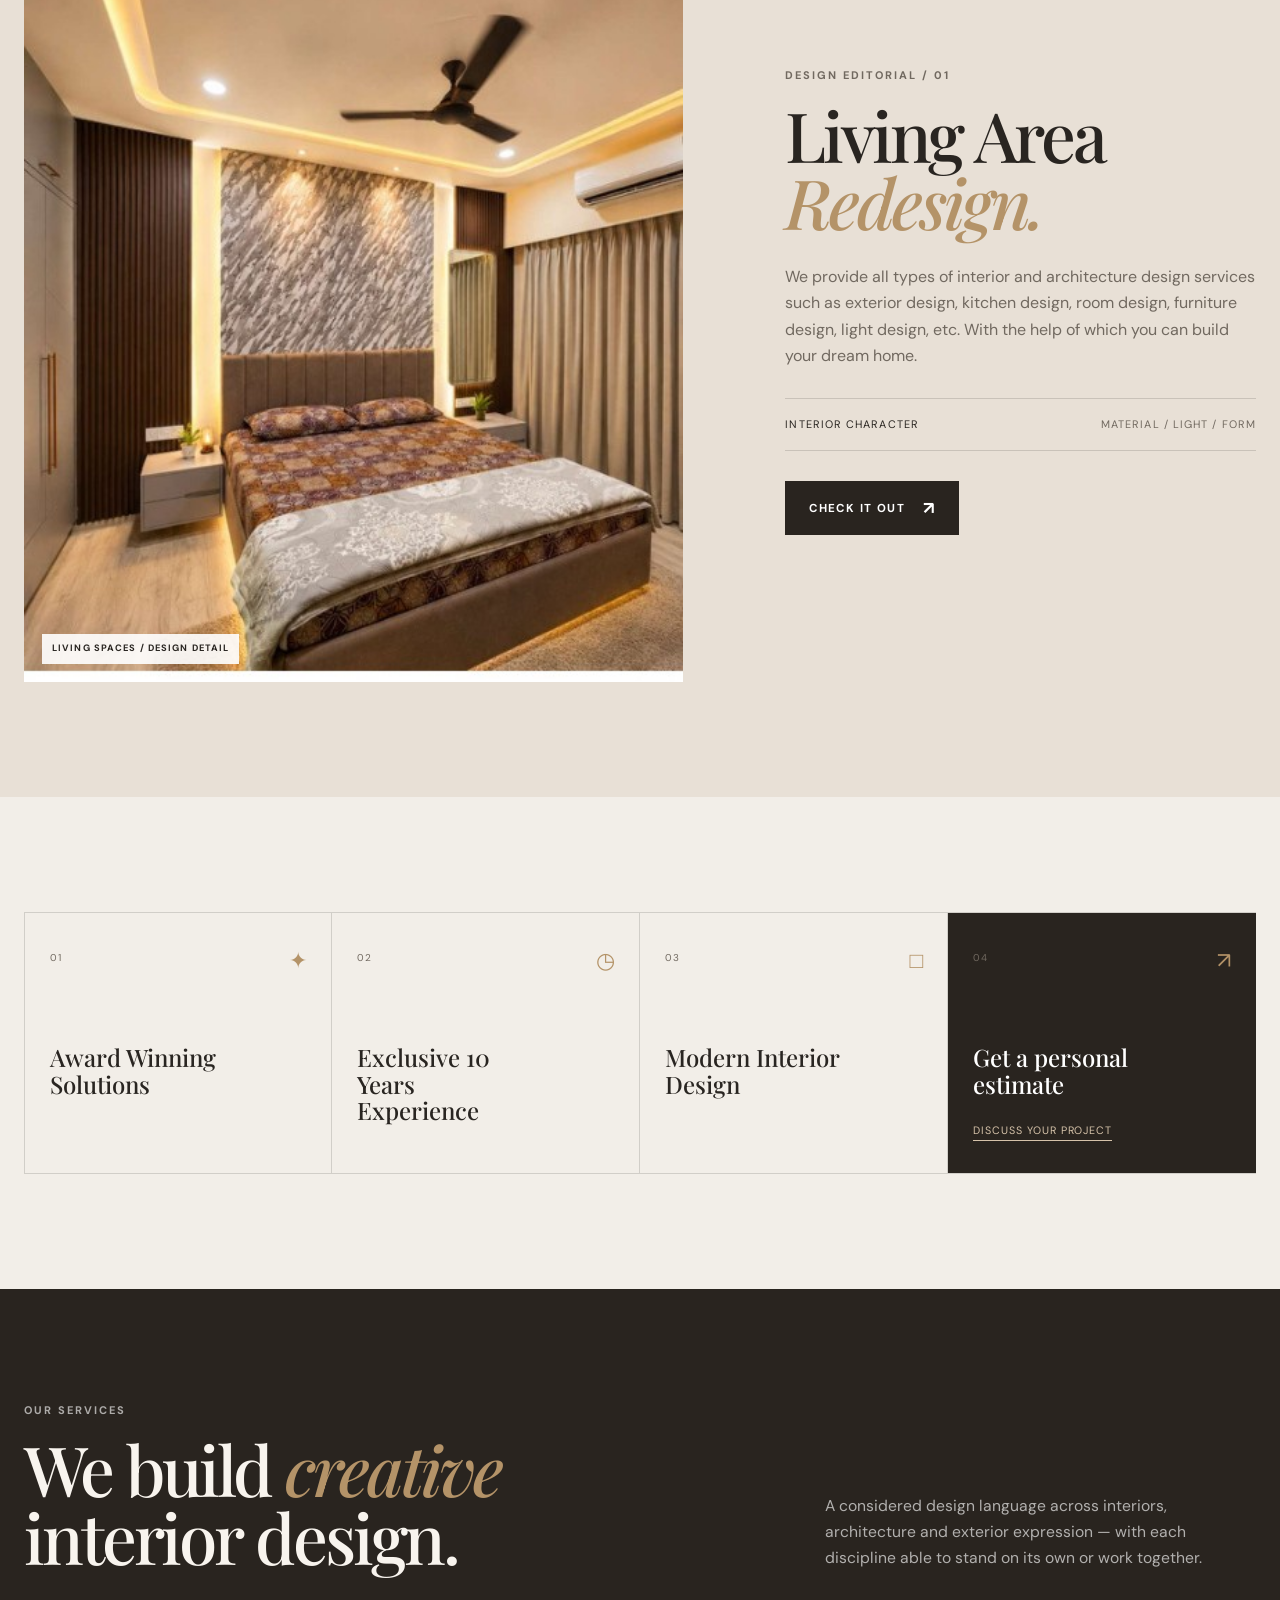
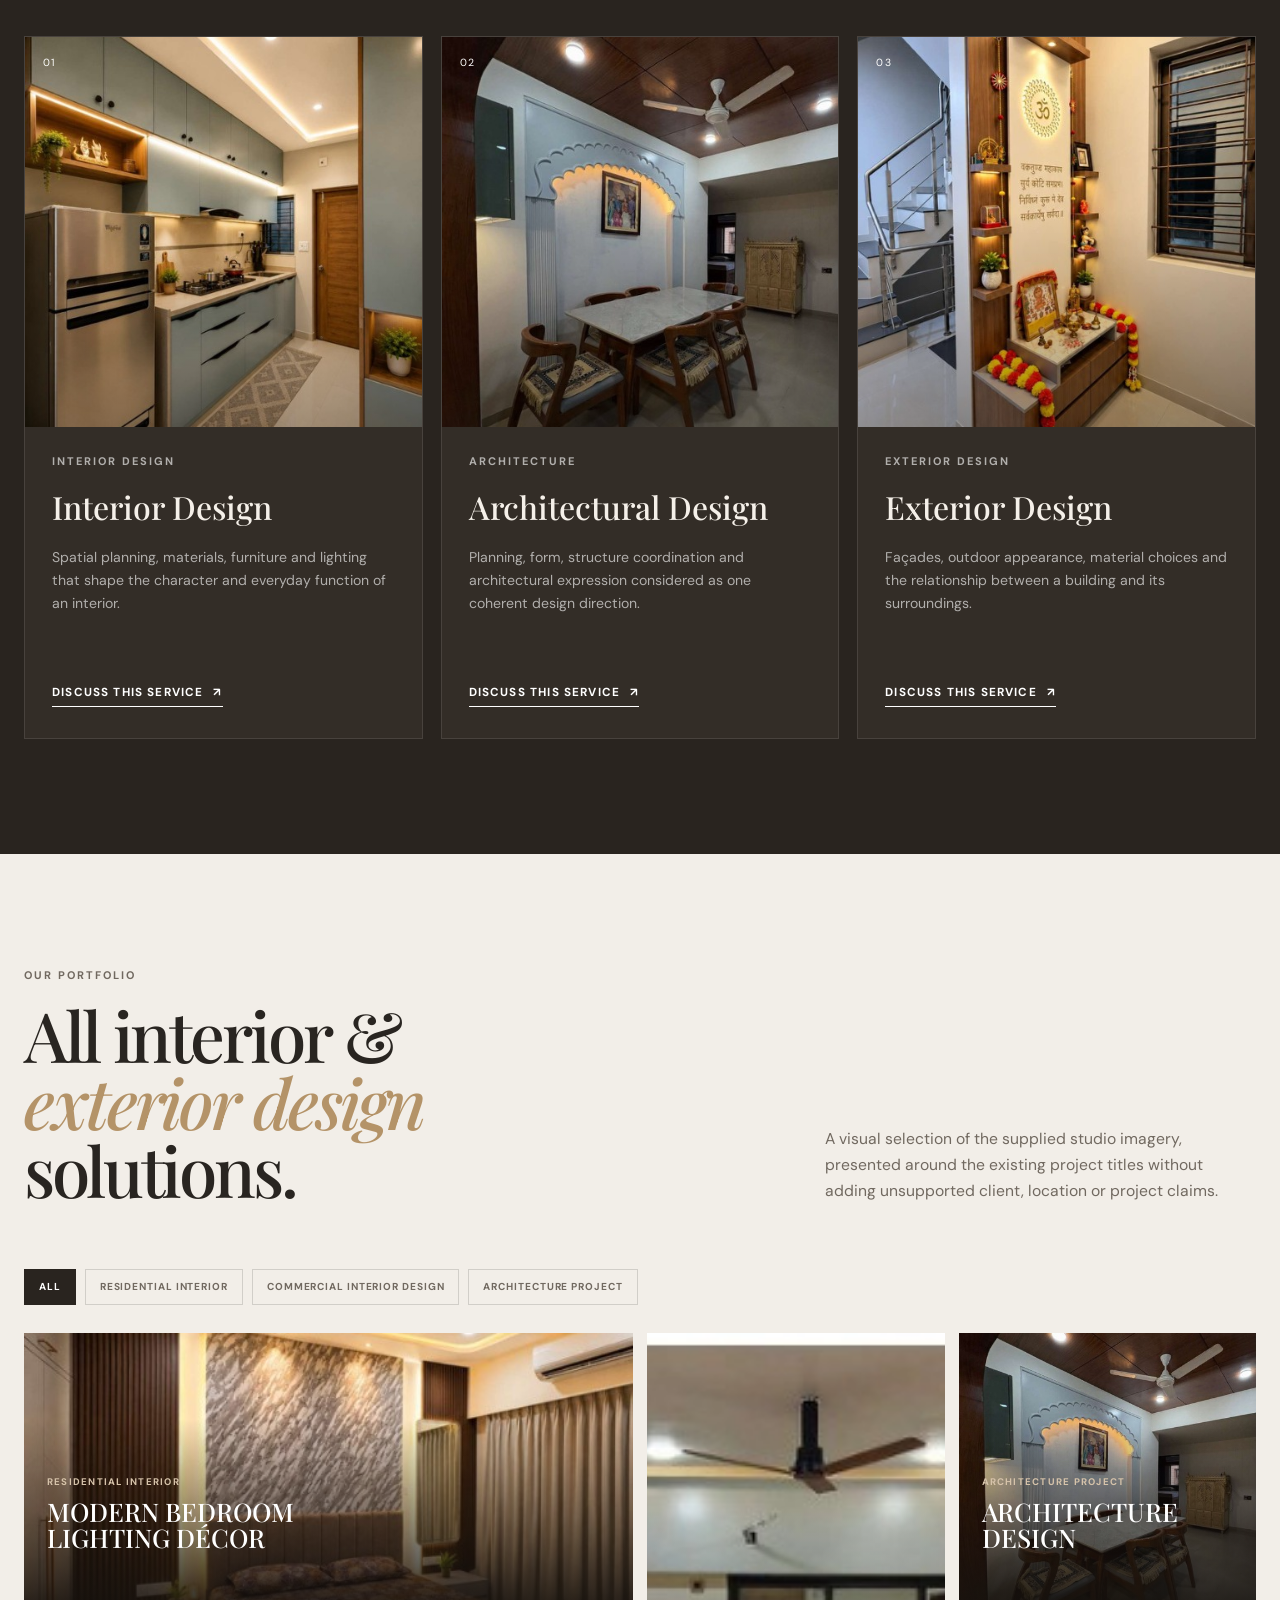
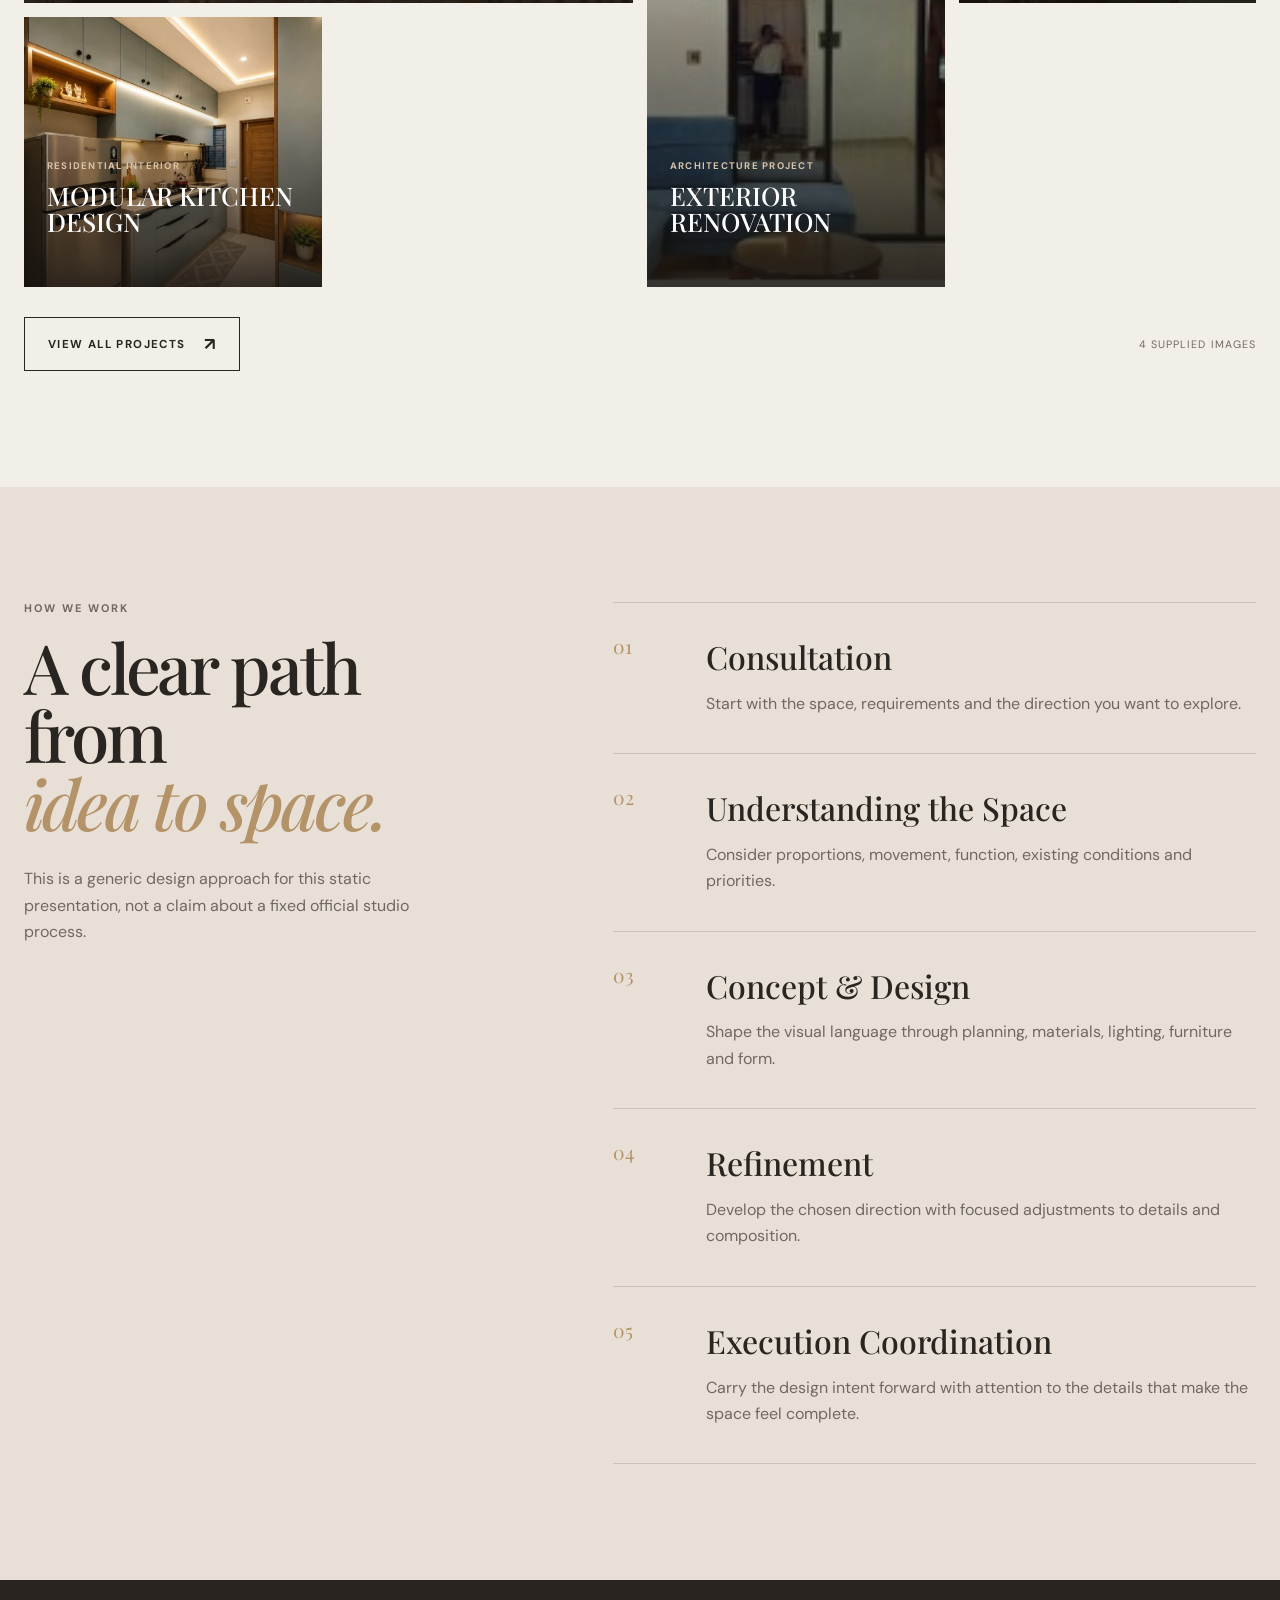
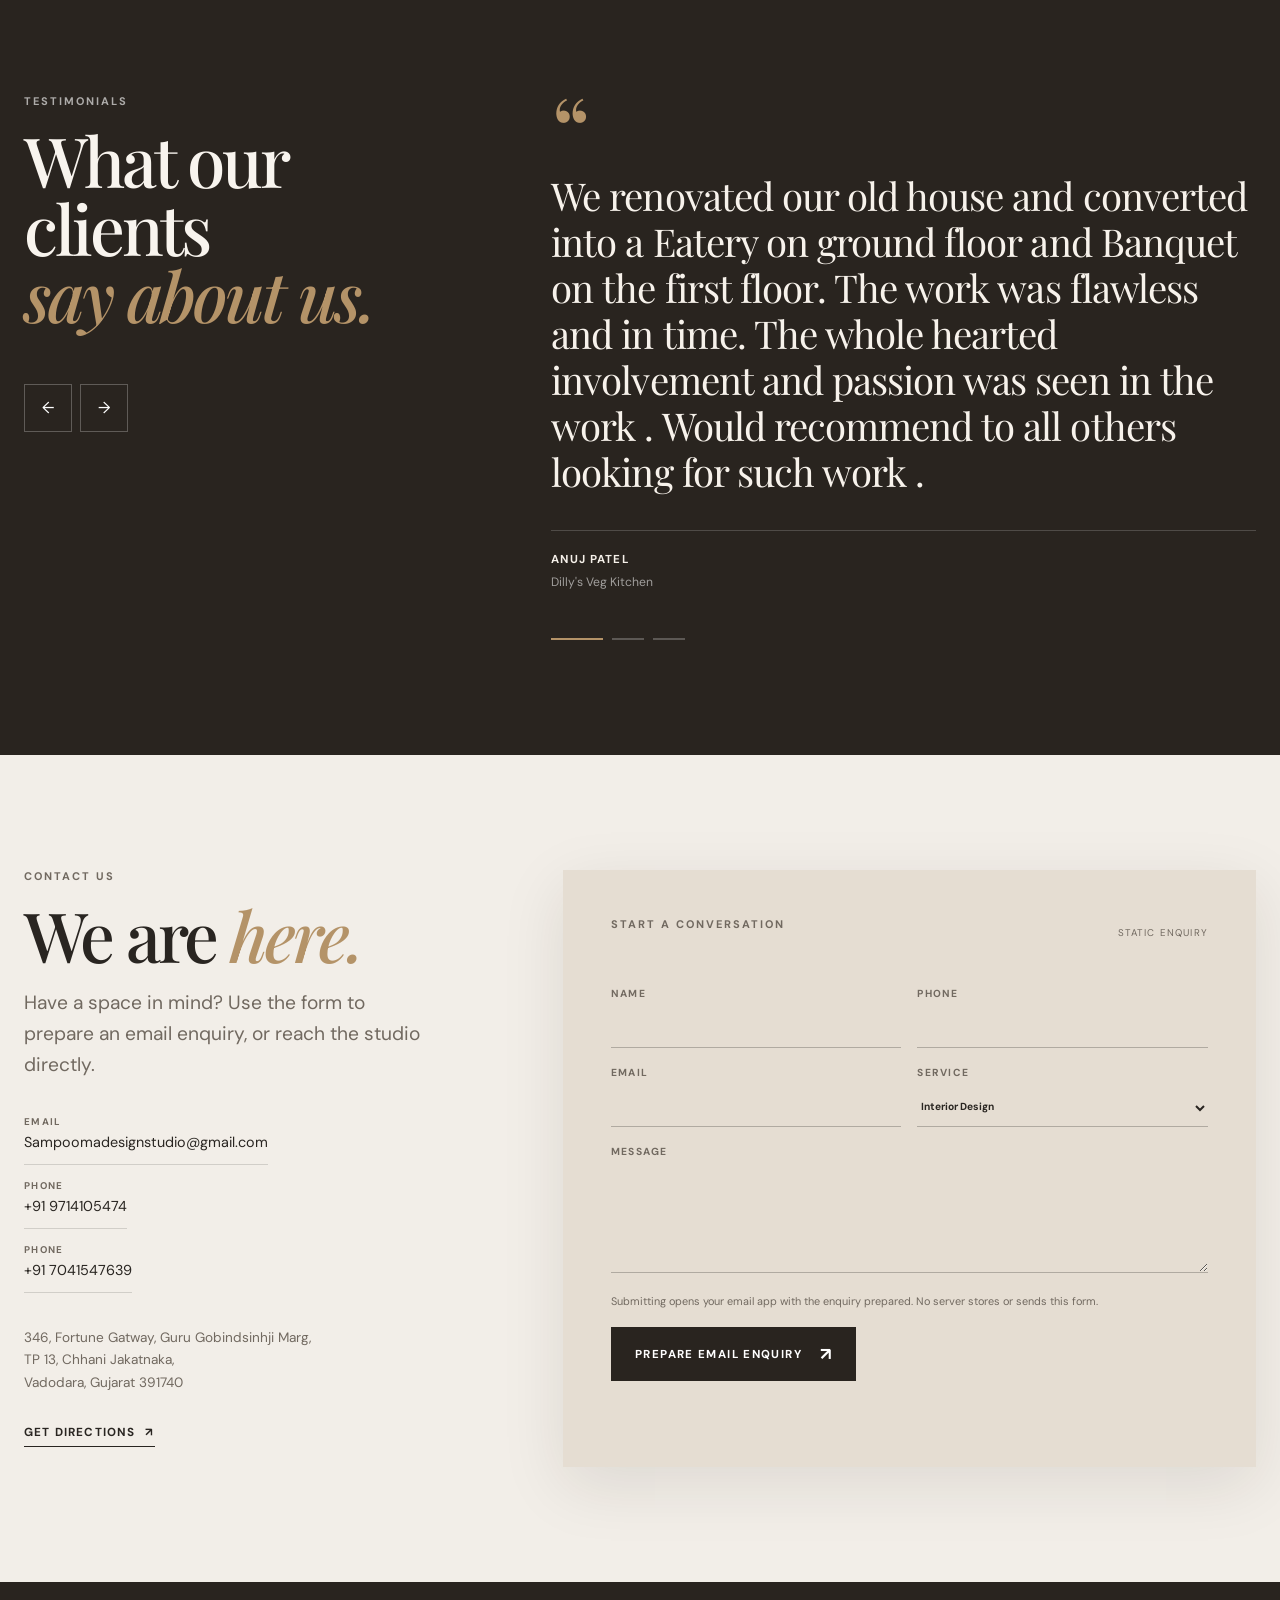
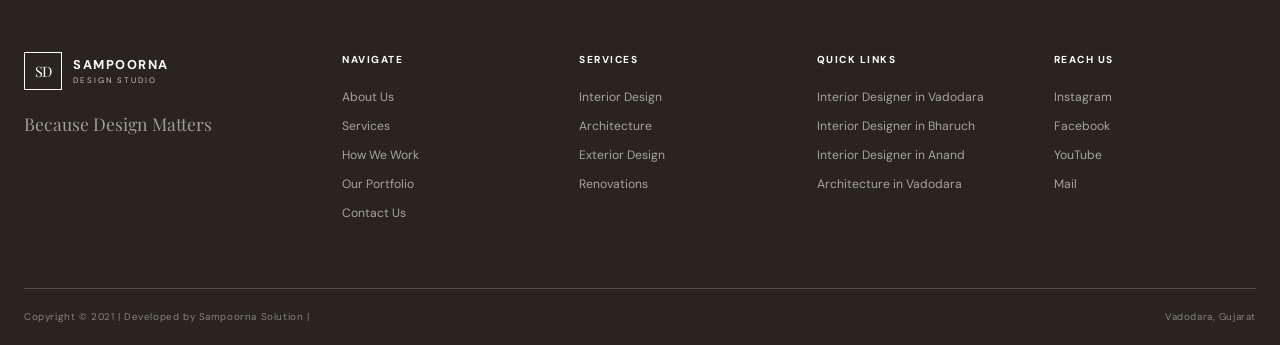
<file: Html.html>
<!DOCTYPE html>
<html lang="en">
<head>
  <meta charset="UTF-8">
  <meta name="viewport" content="width=device-width, initial-scale=1.0">
  <meta name="description" content="Sampoorna Design Studio — Interior Design, Architecture and Exterior Design in Vadodara, Gujarat. Because Design Matters.">
  <meta name="theme-color" content="#27231f">
  <meta property="og:title" content="Sampoorna Design Studio | Interior Design & Architecture in Vadodara">
  <meta property="og:description" content="Interior Design + Architecture + Exterior Design. Because Design Matters.">
  <meta property="og:type" content="website">
  <link rel="canonical" href="https://example.com/">
  <title>Sampoorna Design Studio | Interior Design & Architecture in Vadodara</title>

  <link rel="preconnect" href="https://fonts.googleapis.com">
  <link rel="preconnect" href="https://fonts.gstatic.com" crossorigin>
  <link href="https://fonts.googleapis.com/css2?family=DM+Sans:wght@400;500;600;700&family=Playfair+Display:wght@500;600;700&display=swap" rel="stylesheet">

  <link rel="stylesheet" href="style.css">
  <script src="script.js" defer></script>
</head>

<body>
  <a class="skip-link" href="#main-content">Skip to content</a>

  <!-- ========================= HEADER ========================= -->
  <header class="site-header" data-header>
    <div class="container header-inner">
      <a class="brand" href="#home" aria-label="Sampoorna Design Studio home">
        <span class="brand-mark" aria-hidden="true">SD</span>
        <span class="brand-copy">
          <strong>SAMPOORNA</strong>
          <span>DESIGN STUDIO</span>
        </span>
      </a>

      <nav class="desktop-nav" aria-label="Primary navigation">
        <a href="#home" data-nav-link>Home</a>
        <a href="#about" data-nav-link>About Us</a>

        <div class="nav-dropdown">
          <button
            class="nav-link nav-dropdown-toggle"
            type="button"
            aria-expanded="false"
            aria-controls="services-menu"
          >
            Services <span aria-hidden="true">+</span>
          </button>

          <div class="services-menu" id="services-menu">
            <a href="#services">Interior Design</a>
            <a href="#services">Architecture</a>
            <a href="#services">Exterior Design</a>
            <a href="#process">Renovations</a>
          </div>
        </div>

        <a href="#process" data-nav-link>How We Work</a>
        <a href="#portfolio" data-nav-link>Our Portfolio</a>
        <a href="#contact" data-nav-link>Contact Us</a>
      </nav>

      <a class="button button-small header-cta" href="#contact">
        Start Your Project <span aria-hidden="true">↗</span>
      </a>

      <button
        class="menu-toggle"
        type="button"
        aria-label="Open menu"
        aria-expanded="false"
        aria-controls="mobile-menu"
      >
        <span></span>
        <span></span>
        <span></span>
      </button>
    </div>

    <div class="mobile-menu" id="mobile-menu" aria-hidden="true">
      <nav aria-label="Mobile navigation">
        <a href="#home">Home</a>
        <a href="#about">About Us</a>

        <button
          class="mobile-services-toggle"
          type="button"
          aria-expanded="false"
          aria-controls="mobile-services"
        >
          Services <span>+</span>
        </button>

        <div class="mobile-services" id="mobile-services">
          <a href="#services">Interior Design</a>
          <a href="#services">Architecture</a>
          <a href="#services">Exterior Design</a>
          <a href="#process">Renovations</a>
        </div>

        <a href="#process">How We Work</a>
        <a href="#portfolio">Our Portfolio</a>
        <a href="#contact">Contact Us</a>
      </nav>

      <div class="mobile-menu-meta">Because Design Matters</div>
    </div>
  </header>

  <main id="main-content">

    <!-- ========================= HERO ========================= -->
    <section class="hero section-dark" id="home" aria-labelledby="hero-title">
      <div class="hero-media image-shell">
        <img
          src="assets/images/pdf-11.jpg"
          alt="Warm contemporary living interior with layered lighting and natural materials"
          data-fallback="true"
        >
      </div>

      <div class="hero-overlay"></div>

      <div class="container hero-content">
        <p class="eyebrow light reveal">
          Interior Design <span></span> Architecture
        </p>

        <h1 id="hero-title" class="display-title reveal">
          Great<br>
          <em>Creative</em><br>
          Designs.
        </h1>

        <p class="hero-description reveal">
          We provide all types of interior and architecture design services such as exterior design,
          kitchen design, room design, furniture design, light design, etc. With the help of which
          you can build your dream home.
        </p>

        <div class="hero-actions reveal">
          <a class="button button-light" href="#services">
            Check it out <span aria-hidden="true">↗</span>
          </a>

          <a class="text-link light" href="#portfolio">
            Explore the portfolio <span aria-hidden="true">↓</span>
          </a>
        </div>
      </div>

      <div class="hero-bottom container">
        <span>Because Design Matters</span>

        <a href="#about" class="scroll-cue" aria-label="Scroll to About Us">
          <span></span>
          Scroll to explore
        </a>
      </div>

      <div class="hero-index" aria-hidden="true">01 / 05</div>
    </section>

    <!-- ========================= ABOUT ========================= -->
    <section class="intro section-pad" id="about" aria-labelledby="about-title">
      <div class="container editorial-grid reveal">
        <div>
          <p class="eyebrow">Sampoorna Design Studio</p>

          <h2 id="about-title" class="section-title">
            Enjoy <em>Your Space.</em>
          </h2>
        </div>

        <div class="intro-copy">
          <p class="lead">
            Interior design, architecture and exterior design brought together with a focus on
            the way a space feels, functions and belongs to the people who use it.
          </p>

          <p>
            Our work is rooted in creative design thinking and practical spatial decisions —
            from room planning and furniture to lighting, kitchens and architectural expression.
          </p>

          <a class="text-link dark" href="#contact">
            Discuss your space <span aria-hidden="true">↗</span>
          </a>
        </div>
      </div>
    </section>

    <!-- ========================= LIVING AREA ========================= -->
    <section class="living section-pad section-tint" aria-labelledby="living-title">
      <div class="container living-grid">
        <div class="living-media image-shell reveal">
          <img
            src="assets/images/pdf-03.jpg"
            alt="Contemporary bedroom interior with layered ceiling lighting and wood detailing"
            loading="lazy"
            data-fallback="true"
          >

          <span class="image-note">Living spaces / design detail</span>
        </div>

        <div class="living-content reveal">
          <p class="eyebrow">Design editorial / 01</p>

          <h2 id="living-title" class="section-title">
            Living Area<br><em>Redesign.</em>
          </h2>

          <p>
            We provide all types of interior and architecture design services such as exterior
            design, kitchen design, room design, furniture design, light design, etc. With the
            help of which you can build your dream home.
          </p>

          <div class="detail-row">
            <span>Interior character</span>
            <span>Material / light / form</span>
          </div>

          <a class="button button-dark" href="#portfolio">
            Check it out <span aria-hidden="true">↗</span>
          </a>
        </div>
      </div>
    </section>

    <!-- ========================= FEATURES ========================= -->
    <section class="features section-pad" aria-label="Studio features">
      <div class="container feature-grid">

        <article class="feature-card reveal">
          <span class="feature-number">01</span>
          <span class="feature-icon" aria-hidden="true">✦</span>
          <h3>Award Winning Solutions</h3>
        </article>

        <article class="feature-card reveal">
          <span class="feature-number">02</span>
          <span class="feature-icon" aria-hidden="true">◷</span>
          <h3>Exclusive 10 Years Experience</h3>
        </article>

        <article class="feature-card reveal">
          <span class="feature-number">03</span>
          <span class="feature-icon" aria-hidden="true">□</span>
          <h3>Modern Interior Design</h3>
        </article>

        <article class="feature-card feature-card-accent reveal">
          <span class="feature-number">04</span>
          <span class="feature-icon" aria-hidden="true">↗</span>
          <h3>Get a personal estimate</h3>
          <a href="#contact" aria-label="Get a personal estimate">
            Discuss your project
          </a>
        </article>

      </div>
    </section>

    <!-- ========================= SERVICES ========================= -->
    <section class="services section-pad section-dark" id="services" aria-labelledby="services-title">
      <div class="container">

        <div class="section-heading split reveal">
          <div>
            <p class="eyebrow light">Our Services</p>

            <h2 id="services-title" class="section-title light-title">
              We build <em>creative</em><br>
              interior design.
            </h2>
          </div>

          <p class="section-intro">
            A considered design language across interiors, architecture and exterior expression —
            with each discipline able to stand on its own or work together.
          </p>
        </div>

        <div class="service-grid">

          <article class="service-card reveal">
            <div class="service-image image-shell">
              <img
                src="assets/images/pdf-02.jpg"
                alt="Contemporary modular kitchen with warm wood and muted cabinetry"
                loading="lazy"
                data-fallback="true"
              >
              <span>01</span>
            </div>

            <div class="service-body">
              <p class="eyebrow light">Interior Design</p>
              <h3>Interior Design</h3>

              <p>
                Spatial planning, materials, furniture and lighting that shape the character
                and everyday function of an interior.
              </p>

              <a href="#contact" class="text-link light">
                Discuss this service <span aria-hidden="true">↗</span>
              </a>
            </div>
          </article>

          <article class="service-card reveal">
            <div class="service-image image-shell">
              <img
                src="assets/images/pdf-04.jpg"
                alt="Dining area with architectural wall detail and warm contemporary finishes"
                loading="lazy"
                data-fallback="true"
              >
              <span>02</span>
            </div>

            <div class="service-body">
              <p class="eyebrow light">Architecture</p>
              <h3>Architectural Design</h3>

              <p>
                Planning, form, structure coordination and architectural expression considered
                as one coherent design direction.
              </p>

              <a href="#contact" class="text-link light">
                Discuss this service <span aria-hidden="true">↗</span>
              </a>
            </div>
          </article>

          <article class="service-card reveal">
            <div class="service-image image-shell">
              <img
                src="assets/images/pdf-01.jpg"
                alt="Detailed residential interior with wood, stone-like finishes and handcrafted accents"
                loading="lazy"
                data-fallback="true"
              >
              <span>03</span>
            </div>

            <div class="service-body">
              <p class="eyebrow light">Exterior Design</p>
              <h3>Exterior Design</h3>

              <p>
                Façades, outdoor appearance, material choices and the relationship between a
                building and its surroundings.
              </p>

              <a href="#contact" class="text-link light">
                Discuss this service <span aria-hidden="true">↗</span>
              </a>
            </div>
          </article>

        </div>
      </div>
    </section>

    <!-- ========================= PORTFOLIO ========================= -->
    <section class="portfolio section-pad" id="portfolio" aria-labelledby="portfolio-title">
      <div class="container">

        <div class="section-heading split reveal">
          <div>
            <p class="eyebrow">Our Portfolio</p>

            <h2 id="portfolio-title" class="section-title">
              All interior &<br>
              <em>exterior design</em> solutions.
            </h2>
          </div>

          <p class="section-intro">
            A visual selection of the supplied studio imagery, presented around the existing
            project titles without adding unsupported client, location or project claims.
          </p>
        </div>

        <div class="filter-bar reveal" role="group" aria-label="Portfolio filters">
          <button
            class="filter-button is-active"
            type="button"
            data-filter="all"
            aria-pressed="true"
          >
            All
          </button>

          <button
            class="filter-button"
            type="button"
            data-filter="residential"
            aria-pressed="false"
          >
            Residential Interior
          </button>

          <button
            class="filter-button"
            type="button"
            data-filter="commercial"
            aria-pressed="false"
          >
            Commercial Interior Design
          </button>

          <button
            class="filter-button"
            type="button"
            data-filter="architecture"
            aria-pressed="false"
          >
            Architecture Project
          </button>
        </div>

        <div class="portfolio-grid" id="portfolio-grid">

          <button
            class="project-card project-wide reveal"
            type="button"
            data-project="0"
            data-category="residential"
            data-title="MODERN BEDROOM LIGHTING DÉCOR"
            data-description="A supplied interior image selection presented under the existing project title, with attention to bedroom planning, layered lighting and material detail."
            data-image="assets/images/pdf-03.jpg"
          >
            <span class="project-image image-shell">
              <img
                src="assets/images/pdf-03.jpg"
                alt="Modern bedroom interior with layered lighting"
                loading="lazy"
                data-fallback="true"
              >
            </span>

            <span class="project-overlay">
              <small>Residential Interior</small>
              <strong>MODERN BEDROOM<br>LIGHTING DÉCOR</strong>
              <span>View project ↗</span>
            </span>
          </button>

          <button
            class="project-card project-tall reveal"
            type="button"
            data-project="1"
            data-category="architecture"
            data-title="EXTERIOR RENOVATION"
            data-description="The existing project title is retained. The supplied image set is used as portfolio imagery without inventing exterior project details that were not provided."
            data-image="assets/images/pdf-06.jpg"
          >
            <span class="project-image image-shell">
              <img
                src="assets/images/pdf-06.jpg"
                alt="Contemporary residential living interior"
                loading="lazy"
                data-fallback="true"
              >
            </span>

            <span class="project-overlay">
              <small>Architecture Project</small>
              <strong>EXTERIOR<br>RENOVATION</strong>
              <span>View project ↗</span>
            </span>
          </button>

          <button
            class="project-card project-small reveal"
            type="button"
            data-project="2"
            data-category="architecture"
            data-title="ARCHITECTURE DESIGN"
            data-description="The existing project title is retained and paired with supplied studio imagery to keep the portfolio visually grounded in the source material."
            data-image="assets/images/pdf-04.jpg"
          >
            <span class="project-image image-shell">
              <img
                src="assets/images/pdf-04.jpg"
                alt="Contemporary dining interior with architectural wall detail"
                loading="lazy"
                data-fallback="true"
              >
            </span>

            <span class="project-overlay">
              <small>Architecture Project</small>
              <strong>ARCHITECTURE<br>DESIGN</strong>
              <span>View project ↗</span>
            </span>
          </button>

          <button
            class="project-card project-small reveal"
            type="button"
            data-project="3"
            data-category="residential"
            data-title="MODULAR KITCHEN DESIGN"
            data-description="A supplied kitchen interior image presented with the original project title. No unsupported client, budget or location details are added."
            data-image="assets/images/pdf-02.jpg"
          >
            <span class="project-image image-shell">
              <img
                src="assets/images/pdf-02.jpg"
                alt="Modern modular kitchen with integrated storage and appliances"
                loading="lazy"
                data-fallback="true"
              >
            </span>

            <span class="project-overlay">
              <small>Residential Interior</small>
              <strong>MODULAR KITCHEN<br>DESIGN</strong>
              <span>View project ↗</span>
            </span>
          </button>

          <button
            class="project-card is-supplemental project-wide reveal"
            type="button"
            data-project="4"
            data-category="residential"
            data-title="SUPPLIED INTERIOR IMAGE 05"
            data-description="Additional supplied studio imagery retained in the portfolio gallery. Project title and source image are kept separate from unsupported project claims."
            data-image="assets/images/pdf-05.jpg"
          >
            <span class="project-image image-shell">
              <img
                src="assets/images/pdf-05.jpg"
                alt="Decorative residential interior detail with lighting and artwork"
                loading="lazy"
                data-fallback="true"
              >
            </span>

            <span class="project-overlay">
              <small>Residential Interior</small>
              <strong>SUPPLIED INTERIOR<br>IMAGE 05</strong>
              <span>View image ↗</span>
            </span>
          </button>

          <button
            class="project-card is-supplemental project-small reveal"
            type="button"
            data-project="5"
            data-category="residential"
            data-title="SUPPLIED INTERIOR IMAGE 06"
            data-description="Additional supplied studio imagery retained in the portfolio gallery."
            data-image="assets/images/pdf-08.jpg"
          >
            <span class="project-image image-shell">
              <img
                src="assets/images/pdf-08.jpg"
                alt="Contemporary bedroom with muted pink cabinetry and upholstered bed"
                loading="lazy"
                data-fallback="true"
              >
            </span>

            <span class="project-overlay">
              <small>Residential Interior</small>
              <strong>SUPPLIED INTERIOR<br>IMAGE 06</strong>
              <span>View image ↗</span>
            </span>
          </button>

          <button
            class="project-card is-supplemental project-small reveal"
            type="button"
            data-project="6"
            data-category="residential"
            data-title="SUPPLIED INTERIOR IMAGE 07"
            data-description="Additional supplied studio imagery retained in the portfolio gallery."
            data-image="assets/images/pdf-09.jpg"
          >
            <span class="project-image image-shell">
              <img
                src="assets/images/pdf-09.jpg"
                alt="Compact contemporary study room with built-in storage"
                loading="lazy"
                data-fallback="true"
              >
            </span>

            <span class="project-overlay">
              <small>Residential Interior</small>
              <strong>SUPPLIED INTERIOR<br>IMAGE 07</strong>
              <span>View image ↗</span>
            </span>
          </button>

          <button
            class="project-card is-supplemental project-wide reveal"
            type="button"
            data-project="7"
            data-category="residential"
            data-title="SUPPLIED INTERIOR IMAGE 08"
            data-description="Additional supplied studio imagery retained in the portfolio gallery."
            data-image="assets/images/pdf-11.jpg"
          >
            <span class="project-image image-shell">
              <img
                src="assets/images/pdf-11.jpg"
                alt="Warm open-plan living area with contemporary furniture"
                loading="lazy"
                data-fallback="true"
              >
            </span>

            <span class="project-overlay">
              <small>Residential Interior</small>
              <strong>SUPPLIED INTERIOR<br>IMAGE 08</strong>
              <span>View image ↗</span>
            </span>
          </button>

          <button
            class="project-card is-supplemental project-tall reveal"
            type="button"
            data-project="8"
            data-category="residential"
            data-title="SUPPLIED INTERIOR IMAGE 09"
            data-description="Additional supplied studio imagery retained in the portfolio gallery."
            data-image="assets/images/pdf-10.jpg"
          >
            <span class="project-image image-shell">
              <img
                src="assets/images/pdf-10.jpg"
                alt="Playful contemporary bedroom with blue and white wall graphics"
                loading="lazy"
                data-fallback="true"
              >
            </span>

            <span class="project-overlay">
              <small>Residential Interior</small>
              <strong>SUPPLIED INTERIOR<br>IMAGE 09</strong>
              <span>View image ↗</span>
            </span>
          </button>

          <button
            class="project-card is-supplemental project-small reveal"
            type="button"
            data-project="9"
            data-category="residential"
            data-title="SUPPLIED INTERIOR IMAGE 10"
            data-description="Additional supplied studio imagery retained in the portfolio gallery."
            data-image="assets/images/pdf-01.jpg"
          >
            <span class="project-image image-shell">
              <img
                src="assets/images/pdf-01.jpg"
                alt="Residential prayer and display niche with warm wood detailing"
                loading="lazy"
                data-fallback="true"
              >
            </span>

            <span class="project-overlay">
              <small>Residential Interior</small>
              <strong>SUPPLIED INTERIOR<br>IMAGE 10</strong>
              <span>View image ↗</span>
            </span>
          </button>

          <button
            class="project-card is-supplemental project-small reveal"
            type="button"
            data-project="10"
            data-category="residential"
            data-title="SUPPLIED INTERIOR IMAGE 11"
            data-description="Additional supplied studio imagery retained in the portfolio gallery."
            data-image="assets/images/pdf-07.jpg"
          >
            <span class="project-image image-shell">
              <img
                src="assets/images/pdf-07.jpg"
                alt="Contemporary gallery wall and display composition"
                loading="lazy"
                data-fallback="true"
              >
            </span>

            <span class="project-overlay">
              <small>Residential Interior</small>
              <strong>SUPPLIED INTERIOR<br>IMAGE 11</strong>
              <span>View image ↗</span>
            </span>
          </button>

        </div>

        <div class="portfolio-footer reveal">
          <button class="button button-outline" id="view-all-projects" type="button">
            VIEW ALL PROJECTS <span aria-hidden="true">↗</span>
          </button>

          <span class="portfolio-count" id="portfolio-count">
            4 supplied images
          </span>
        </div>
      </div>
    </section>

    <!-- ========================= HOW WE WORK ========================= -->
    <section class="process section-pad section-tint" id="process" aria-labelledby="process-title">
      <div class="container process-layout">

        <div class="process-sticky reveal">
          <p class="eyebrow">How We Work</p>

          <h2 id="process-title" class="section-title">
            A clear path from<br>
            <em>idea to space.</em>
          </h2>

          <p>
            This is a generic design approach for this static presentation, not a claim about
            a fixed official studio process.
          </p>
        </div>

        <ol class="process-list">
          <li class="process-item reveal">
            <span>01</span>
            <div>
              <h3>Consultation</h3>
              <p>
                Start with the space, requirements and the direction you want to explore.
              </p>
            </div>
          </li>

          <li class="process-item reveal">
            <span>02</span>
            <div>
              <h3>Understanding the Space</h3>
              <p>
                Consider proportions, movement, function, existing conditions and priorities.
              </p>
            </div>
          </li>

          <li class="process-item reveal">
            <span>03</span>
            <div>
              <h3>Concept & Design</h3>
              <p>
                Shape the visual language through planning, materials, lighting, furniture and form.
              </p>
            </div>
          </li>

          <li class="process-item reveal">
            <span>04</span>
            <div>
              <h3>Refinement</h3>
              <p>
                Develop the chosen direction with focused adjustments to details and composition.
              </p>
            </div>
          </li>

          <li class="process-item reveal">
            <span>05</span>
            <div>
              <h3>Execution Coordination</h3>
              <p>
                Carry the design intent forward with attention to the details that make the space feel complete.
              </p>
            </div>
          </li>
        </ol>
      </div>
    </section>

    <!-- ========================= TESTIMONIALS ========================= -->
    <section class="testimonials section-pad section-dark" aria-labelledby="testimonials-title">
      <div class="container testimonial-layout">

        <div class="reveal">
          <p class="eyebrow light">Testimonials</p>

          <h2 id="testimonials-title" class="section-title light-title">
            What our clients<br>
            <em>say about us.</em>
          </h2>

          <div class="slider-controls">
            <button
              type="button"
              class="slider-button"
              id="testimonial-prev"
              aria-label="Previous testimonial"
            >
              ←
            </button>

            <button
              type="button"
              class="slider-button"
              id="testimonial-next"
              aria-label="Next testimonial"
            >
              →
            </button>
          </div>
        </div>

        <div
          class="testimonial-stage"
          tabindex="0"
          aria-roledescription="carousel"
          aria-label="Client testimonials"
        >

          <article class="testimonial-slide is-active" data-slide="0" aria-hidden="false">
            <span class="quote-mark">“</span>

            <blockquote>
              We renovated our old house and converted into a Eatery on ground floor and Banquet
              on the first floor. The work was flawless and in time. The whole hearted involvement
              and passion was seen in the work . Would recommend to all others looking for such work .
            </blockquote>

            <div class="testimonial-author">
              <strong>Anuj Patel</strong>
              <span>Dilly's Veg Kitchen</span>
            </div>
          </article>

          <article class="testimonial-slide" data-slide="1" aria-hidden="true">
            <span class="quote-mark">“</span>

            <blockquote>
              Sampoorna Design Studio was one of the best decisions I made when moving to a new
              apartment. I loved my final design and purchased most of the options, all were within
              my budget. HIGHLY recommend using this service.<br>
              Great job!
            </blockquote>

            <div class="testimonial-author">
              <strong>Jatin Patel</strong>
              <span>Orchid Calisto</span>
            </div>
          </article>

          <article class="testimonial-slide" data-slide="2" aria-hidden="true">
            <span class="quote-mark">“</span>

            <blockquote>
              An excellent Architect , full of CREATIVITY She is just like a vessel with brimming
              energy and ideas, best to design one's home. Also she has an exceptional ability to
              think out of the box to turn your home into world of Imagination and wonder
            </blockquote>

            <div class="testimonial-author">
              <strong>Manish pancholi</strong>
              <span>Shriji Sadan Bunglow</span>
            </div>
          </article>

          <div class="testimonial-dots" role="tablist" aria-label="Choose testimonial">
            <button
              type="button"
              class="dot is-active"
              data-slide-to="0"
              role="tab"
              aria-selected="true"
              aria-label="Testimonial 1"
            ></button>

            <button
              type="button"
              class="dot"
              data-slide-to="1"
              role="tab"
              aria-selected="false"
              aria-label="Testimonial 2"
            ></button>

            <button
              type="button"
              class="dot"
              data-slide-to="2"
              role="tab"
              aria-selected="false"
              aria-label="Testimonial 3"
            ></button>
          </div>
        </div>
      </div>
    </section>

    <!-- ========================= CONTACT ========================= -->
    <section class="contact section-pad" id="contact" aria-labelledby="contact-title">
      <div class="container contact-grid">

        <div class="contact-intro reveal">
          <p class="eyebrow">Contact Us</p>

          <h2 id="contact-title" class="section-title">
            We are <em>here.</em>
          </h2>

          <p class="lead">
            Have a space in mind? Use the form to prepare an email enquiry, or reach the studio directly.
          </p>

          <div class="contact-details">
            <a href="mailto:Sampoomadesignstudio@gmail.com">
              <span>Email</span>
              Sampoomadesignstudio@gmail.com
            </a>

            <a href="tel:+919714105474">
              <span>Phone</span>
              +91 9714105474
            </a>

            <a href="tel:+917041547639">
              <span>Phone</span>
              +91 7041547639
            </a>
          </div>

          <address>
            346, Fortune Gatway, Guru Gobindsinhji Marg,<br>
            TP 13, Chhani Jakatnaka,<br>
            Vadodara, Gujarat 391740
          </address>

          <a
            class="text-link dark"
            href="https://www.google.com/maps/search/?api=1&query=346%2C%20Fortune%20Gatway%2C%20Guru%20Gobindsinhji%20Marg%2C%20TP%2013%2C%20Chhani%20Jakatnaka%2C%20Vadodara%2C%20Gujarat%20391740"
            target="_blank"
            rel="noopener"
          >
            Get Directions <span aria-hidden="true">↗</span>
          </a>
        </div>

        <div class="contact-card reveal">
          <div class="contact-card-top">
            <p class="eyebrow">Start a conversation</p>
            <span>Static enquiry</span>
          </div>

          <form id="contact-form" novalidate>
            <div class="form-row">
              <label>
                Name
                <input
                  id="name"
                  name="name"
                  type="text"
                  autocomplete="name"
                  required
                >
              </label>

              <label>
                Phone
                <input
                  id="phone"
                  name="phone"
                  type="tel"
                  autocomplete="tel"
                  required
                >
              </label>
            </div>

            <div class="form-row">
              <label>
                Email
                <input
                  id="email"
                  name="email"
                  type="email"
                  autocomplete="email"
                  required
                >
              </label>

              <label>
                Service
                <select id="service" name="service">
                  <option value="Interior Design">Interior Design</option>
                  <option value="Architectural Design">Architectural Design</option>
                  <option value="Exterior Design">Exterior Design</option>
                  <option value="Renovations">Renovations</option>
                </select>
              </label>
            </div>

            <label>
              Message
              <textarea
                id="message"
                name="message"
                rows="5"
                required
              ></textarea>
            </label>

            <p class="form-note">
              Submitting opens your email app with the enquiry prepared. No server stores or sends this form.
            </p>

            <button class="button button-dark" type="submit">
              Prepare Email Enquiry <span aria-hidden="true">↗</span>
            </button>

            <p class="form-status" id="form-status" role="status" aria-live="polite"></p>
          </form>
        </div>
      </div>
    </section>
  </main>

  <!-- ========================= FOOTER ========================= -->
  <footer class="site-footer section-dark">
    <div class="container footer-main">

      <div class="footer-brand">
        <a class="brand brand-footer" href="#home">
          <span class="brand-mark" aria-hidden="true">SD</span>

          <span class="brand-copy">
            <strong>SAMPOORNA</strong>
            <span>DESIGN STUDIO</span>
          </span>
        </a>

        <p>Because Design Matters</p>
      </div>

      <div class="footer-column">
        <h3>Navigate</h3>
        <a href="#about">About Us</a>
        <a href="#services">Services</a>
        <a href="#process">How We Work</a>
        <a href="#portfolio">Our Portfolio</a>
        <a href="#contact">Contact Us</a>
      </div>

      <div class="footer-column">
        <h3>Services</h3>
        <a href="#services">Interior Design</a>
        <a href="#services">Architecture</a>
        <a href="#services">Exterior Design</a>
        <a href="#process">Renovations</a>
      </div>

      <div class="footer-column">
        <h3>Quick Links</h3>
        <a href="#services">Interior Designer in Vadodara</a>
        <a href="#services">Interior Designer in Bharuch</a>
        <a href="#services">Interior Designer in Anand</a>
        <a href="#services">Architecture in Vadodara</a>
      </div>

      <div class="footer-column">
        <h3>Reach Us</h3>

        <a
          href="https://www.instagram.com/sampoorna_design_studio?stkn=cTBxeWczMDlxeXE1"
          target="_blank"
          rel="noopener"
        >
          Instagram
        </a>

        <a
          href="https://share.google/Bvopx7dXKF3BA9It3"
          data-social-facebook
          target="_blank"
          rel="noopener"
        >
          Facebook
        </a>

        <a
          href="https://youtube.com/@sampoornadesignstudio8572?si=GmRwemBiidVciNJu"
          target="_blank"
          rel="noopener"
        >
          YouTube
        </a>

        <a href="mailto:sampoornadesignstudio@gmail.com">Mail</a>
      </div>
    </div>

    <div class="container footer-bottom">
      <span>Copyright © 2021 | Developed by Sampoorna Solution |</span>
      <span>Vadodara, Gujarat</span>
    </div>
  </footer>

  <!-- ========================= PROJECT MODAL ========================= -->
  <div
    class="modal"
    id="project-modal"
    aria-hidden="true"
    role="dialog"
    aria-modal="true"
    aria-labelledby="modal-title"
  >
    <div class="modal-backdrop" data-modal-close></div>

    <div class="modal-dialog">
      <button
        class="modal-close"
        type="button"
        aria-label="Close project details"
        data-modal-close
      >
        ×
      </button>

      <div class="modal-image image-shell">
        <img
          id="modal-image"
          src="assets/images/pdf-03.jpg"
          alt=""
          data-fallback="true"
        >
      </div>

      <div class="modal-content">
        <p class="eyebrow" id="modal-category">Residential Interior</p>

        <h2 id="modal-title">
          MODERN BEDROOM LIGHTING DÉCOR
        </h2>

        <p id="modal-description"></p>

        <div class="modal-nav">
          <button type="button" id="modal-prev">← Previous</button>
          <button type="button" id="modal-next">Next →</button>
        </div>
      </div>
    </div>
  </div>

  <div class="toast" id="toast" role="status" aria-live="polite"></div>
</body>
</html>
</file>
<file: style.css>
:root {
  --color-bg: #f2eee8;
  --color-surface: #fbf9f5;
  --color-tint: #e8e0d6;
  --color-text: #292521;
  --color-muted: #716960;
  --color-dark: #29241f;
  --color-dark-2: #211d19;
  --color-accent: #b49368;
  --color-accent-soft: #d6c3aa;
  --color-line: rgba(41, 37, 33, .16);
  --color-line-light: rgba(255, 255, 255, .18);
  --shadow-soft: 0 18px 60px rgba(39, 31, 24, .10);
  --shadow-dark: 0 20px 60px rgba(0, 0, 0, .24);

  --serif: "Playfair Display", Georgia, serif;
  --sans: "DM Sans", Arial, Helvetica, sans-serif;

  --header-height: 82px;
  --container: 1240px;
  --ease: cubic-bezier(.2, .75, .25, 1);
}

/* ========================= RESET / BASE ========================= */

* {
  box-sizing: border-box;
}

html {
  scroll-behavior: smooth;
  scroll-padding-top: var(--header-height);
}

body {
  margin: 0;
  background: var(--color-bg);
  color: var(--color-text);
  font-family: var(--sans);
  font-size: 16px;
  line-height: 1.65;
  overflow-x: hidden;
}

body.modal-open,
body.menu-open {
  overflow: hidden;
}

img {
  display: block;
  width: 100%;
  max-width: 100%;
}

button,
input,
select,
textarea {
  font: inherit;
}

button,
a {
  -webkit-tap-highlight-color: transparent;
}

a {
  color: inherit;
  text-decoration: none;
}

button {
  border: 0;
  background: none;
  color: inherit;
  cursor: pointer;
}

address {
  font-style: normal;
}

::selection {
  background: var(--color-accent);
  color: #fff;
}

:focus-visible {
  outline: 2px solid var(--color-accent);
  outline-offset: 4px;
}

/* ========================= UTILITIES ========================= */

.skip-link {
  position: fixed;
  left: 1rem;
  top: -100px;
  z-index: 1000;
  background: var(--color-dark);
  color: #fff;
  padding: .7rem 1rem;
}

.skip-link:focus {
  top: 1rem;
}

.container {
  width: min(calc(100% - 48px), var(--container));
  margin-inline: auto;
}

.section-pad {
  padding: clamp(72px, 9vw, 140px) 0;
}

.section-tint {
  background: var(--color-tint);
}

.section-dark {
  background: var(--color-dark);
  color: #f5f0e9;
}

.eyebrow {
  display: flex;
  align-items: center;
  gap: 10px;
  margin: 0 0 18px;
  color: var(--color-muted);
  font-size: .69rem;
  font-weight: 700;
  letter-spacing: .18em;
  line-height: 1.2;
  text-transform: uppercase;
}

.eyebrow.light {
  color: rgba(255, 255, 255, .62);
}

.eyebrow span {
  width: 26px;
  height: 1px;
  background: currentColor;
}

.section-title {
  margin: 0;
  max-width: 760px;
  font-family: var(--serif);
  font-size: clamp(2.6rem, 5.4vw, 5.4rem);
  font-weight: 500;
  letter-spacing: -.045em;
  line-height: .98;
}

.section-title em {
  color: var(--color-accent);
  font-weight: 500;
}

.light-title {
  color: #f8f4ee;
}

.section-intro {
  max-width: 470px;
  margin: 0;
  color: var(--color-muted);
  font-size: .98rem;
}

.section-dark .section-intro {
  color: rgba(255, 255, 255, .64);
}

.lead {
  font-size: clamp(1.05rem, 1.5vw, 1.28rem);
  line-height: 1.6;
}

.image-shell {
  position: relative;
  overflow: hidden;
  background: linear-gradient(135deg, #dcd2c6, #a69b8f);
}

.image-shell img {
  height: 100%;
  object-fit: cover;
  transition: transform .9s var(--ease);
}

.image-shell.is-fallback::after {
  content: "Sampoorna Design Studio";
  position: absolute;
  inset: 0;
  display: grid;
  place-items: center;
  color: rgba(41, 37, 33, .45);
  font-family: var(--serif);
  font-size: clamp(1.3rem, 3vw, 2.5rem);
  letter-spacing: -.02em;
}

.button {
  display: inline-flex;
  align-items: center;
  justify-content: center;
  gap: 18px;
  min-height: 54px;
  padding: 0 23px;
  border: 1px solid transparent;
  font-size: .72rem;
  font-weight: 700;
  letter-spacing: .12em;
  text-transform: uppercase;
  transition:
    transform .35s var(--ease),
    background .35s ease,
    color .35s ease,
    border-color .35s ease;
}

.button span {
  font-size: 1.1rem;
  transition: transform .35s var(--ease);
}

.button:hover {
  transform: translateY(-2px);
}

.button:hover span {
  transform: translate(3px, -3px);
}

.button-dark {
  background: var(--color-dark);
  color: #fff;
}

.button-dark:hover {
  background: var(--color-accent);
}

.button-light {
  background: #f8f4ed;
  color: var(--color-dark);
}

.button-outline {
  border-color: var(--color-text);
  background: transparent;
  color: var(--color-text);
}

.button-outline:hover {
  background: var(--color-dark);
  color: #fff;
}

.button-small {
  min-height: 44px;
  padding: 0 17px;
  font-size: .64rem;
}

.text-link {
  display: inline-flex;
  align-items: center;
  gap: 10px;
  width: fit-content;
  border-bottom: 1px solid currentColor;
  padding-bottom: 4px;
  font-size: .73rem;
  font-weight: 700;
  letter-spacing: .1em;
  text-transform: uppercase;
  transition: gap .35s var(--ease);
}

.text-link:hover {
  gap: 15px;
}

.text-link.light {
  color: #fff;
}

.text-link.dark {
  color: var(--color-text);
}

/* ========================= HEADER ========================= */

.site-header {
  position: fixed;
  z-index: 100;
  inset: 0 0 auto;
  height: var(--header-height);
  color: #fff;
  transition:
    background .4s ease,
    color .4s ease,
    box-shadow .4s ease,
    height .4s ease;
}

.site-header.scrolled {
  background: rgba(248, 244, 237, .96);
  color: var(--color-text);
  box-shadow: 0 1px 0 var(--color-line);
  backdrop-filter: blur(16px);
}

.header-inner {
  height: 100%;
  display: flex;
  align-items: center;
  gap: 30px;
}

.brand {
  display: inline-flex;
  align-items: center;
  gap: 11px;
  min-width: 190px;
}

.brand-mark {
  display: grid;
  width: 38px;
  height: 38px;
  place-items: center;
  border: 1px solid currentColor;
  font-family: var(--serif);
  font-size: .9rem;
  letter-spacing: -.08em;
}

.brand-copy {
  display: grid;
  line-height: 1.05;
}

.brand-copy strong {
  font-size: .8rem;
  letter-spacing: .12em;
}

.brand-copy span {
  margin-top: 4px;
  font-size: .5rem;
  letter-spacing: .24em;
  opacity: .72;
}

.desktop-nav {
  display: flex;
  align-items: center;
  justify-content: center;
  gap: clamp(15px, 2vw, 29px);
  flex: 1;
}

.desktop-nav > a,
.nav-link {
  position: relative;
  color: inherit;
  padding: 7px 0;
  font-size: .68rem;
  font-weight: 700;
  letter-spacing: .08em;
  text-transform: uppercase;
}

.desktop-nav > a::after,
.nav-link::after {
  content: "";
  position: absolute;
  left: 0;
  right: 100%;
  bottom: 0;
  height: 1px;
  background: currentColor;
  transition: right .3s ease;
}

.desktop-nav > a:hover::after,
.desktop-nav > a.is-active::after,
.nav-link:hover::after {
  right: 0;
}

.nav-dropdown {
  position: relative;
}

.nav-dropdown-toggle {
  display: flex;
  align-items: center;
  gap: 6px;
}

.nav-dropdown-toggle > span {
  font-size: .9rem;
  transition: transform .3s ease;
}

.nav-dropdown.is-open .nav-dropdown-toggle > span {
  transform: rotate(45deg);
}

.services-menu {
  position: absolute;
  top: calc(100% + 19px);
  left: -18px;
  width: 220px;
  padding: 14px;
  background: #f8f4ed;
  color: var(--color-text);
  box-shadow: var(--shadow-soft);
  opacity: 0;
  pointer-events: none;
  transform: translateY(8px);
  transition: opacity .25s ease, transform .25s ease;
}

.nav-dropdown:hover .services-menu,
.nav-dropdown.is-open .services-menu {
  opacity: 1;
  pointer-events: auto;
  transform: translateY(0);
}

.services-menu a {
  display: block;
  padding: 10px 8px;
  font-size: .7rem;
  font-weight: 600;
  border-bottom: 1px solid var(--color-line);
}

.services-menu a:last-child {
  border-bottom: 0;
}

.services-menu a:hover {
  color: var(--color-accent);
}

.menu-toggle,
.mobile-menu {
  display: none;
}

/* ========================= HERO ========================= */

.hero {
  position: relative;
  min-height: 100svh;
  display: grid;
  align-items: center;
  overflow: hidden;
  isolation: isolate;
}

.hero-media,
.hero-overlay {
  position: absolute;
  inset: 0;
  z-index: -2;
}

.hero-media img {
  object-position: center;
}

.hero-overlay {
  z-index: -1;
  background:
    linear-gradient(
      90deg,
      rgba(24, 20, 17, .78) 0%,
      rgba(24, 20, 17, .46) 45%,
      rgba(24, 20, 17, .18) 100%
    ),
    linear-gradient(
      0deg,
      rgba(20, 16, 13, .55),
      transparent 38%
    );
}

.hero-content {
  padding-top: 80px;
}

.hero .display-title {
  max-width: 720px;
  margin: 0;
  color: #fff;
  font-family: var(--serif);
  font-size: clamp(4.2rem, 10vw, 9.7rem);
  font-weight: 500;
  letter-spacing: -.065em;
  line-height: .82;
}

.display-title em {
  color: #d8c1a2;
  font-style: italic;
  font-weight: 500;
}

.hero-description {
  max-width: 540px;
  margin: 30px 0 0;
  color: rgba(255, 255, 255, .78);
  font-size: .95rem;
}

.hero-actions {
  display: flex;
  align-items: center;
  gap: 28px;
  margin-top: 34px;
}

.hero-bottom {
  position: absolute;
  left: 50%;
  bottom: 27px;
  transform: translateX(-50%);
  display: flex;
  align-items: center;
  justify-content: space-between;
  color: rgba(255, 255, 255, .65);
  font-size: .62rem;
  letter-spacing: .15em;
  text-transform: uppercase;
}

.scroll-cue {
  display: flex;
  align-items: center;
  gap: 11px;
}

.scroll-cue span {
  width: 28px;
  height: 1px;
  background: currentColor;
  position: relative;
}

.scroll-cue span::after {
  content: "";
  position: absolute;
  right: 0;
  top: -2px;
  width: 5px;
  height: 5px;
  border-right: 1px solid currentColor;
  border-bottom: 1px solid currentColor;
  transform: rotate(45deg);
}

.hero-index {
  position: absolute;
  right: 28px;
  top: 50%;
  color: rgba(255, 255, 255, .45);
  font-size: .63rem;
  letter-spacing: .15em;
  writing-mode: vertical-rl;
}

/* ========================= ABOUT ========================= */

.editorial-grid {
  display: grid;
  grid-template-columns: 1.15fr .85fr;
  gap: 12%;
  align-items: end;
}

.intro-copy {
  max-width: 530px;
}

.intro-copy p {
  color: var(--color-muted);
}

.intro-copy .lead {
  color: var(--color-text);
  margin-top: 0;
}

.intro-copy .text-link {
  margin-top: 16px;
}

/* ========================= LIVING ========================= */

.living-grid {
  display: grid;
  grid-template-columns: minmax(0, 1.05fr) minmax(320px, .75fr);
  gap: clamp(35px, 8vw, 120px);
  align-items: center;
}

.living-media {
  min-height: 690px;
}

.living-media img {
  object-position: center;
}

.image-note {
  position: absolute;
  left: 18px;
  bottom: 18px;
  padding: 7px 10px;
  background: rgba(255, 255, 255, .9);
  color: var(--color-text);
  font-size: .58rem;
  font-weight: 700;
  letter-spacing: .12em;
  text-transform: uppercase;
}

.living-content {
  max-width: 500px;
}

.living-content > p:not(.eyebrow) {
  color: var(--color-muted);
  margin: 28px 0;
}

.detail-row {
  display: grid;
  grid-template-columns: 1fr 1fr;
  padding: 17px 0;
  margin: 0 0 30px;
  border-top: 1px solid var(--color-line);
  border-bottom: 1px solid var(--color-line);
  font-size: .68rem;
  text-transform: uppercase;
  letter-spacing: .1em;
}

.detail-row span:last-child {
  color: var(--color-muted);
  text-align: right;
}

/* ========================= FEATURES ========================= */

.feature-grid {
  display: grid;
  grid-template-columns: repeat(4, 1fr);
  border-top: 1px solid var(--color-line);
  border-bottom: 1px solid var(--color-line);
}

.feature-card {
  position: relative;
  min-height: 250px;
  padding: 30px 25px;
  border-right: 1px solid var(--color-line);
  transition: background .35s ease, transform .35s var(--ease);
}

.feature-card:first-child {
  border-left: 1px solid var(--color-line);
}

.feature-card:hover {
  background: rgba(255, 255, 255, .5);
  transform: translateY(-5px);
}

.feature-number {
  color: var(--color-muted);
  font-size: .62rem;
  letter-spacing: .14em;
}

.feature-icon {
  position: absolute;
  top: 30px;
  right: 24px;
  color: var(--color-accent);
  font-size: 1.4rem;
}

.feature-card h3 {
  max-width: 180px;
  margin: 75px 0 0;
  font-family: var(--serif);
  font-size: 1.5rem;
  font-weight: 500;
  line-height: 1.1;
}

.feature-card-accent {
  background: var(--color-dark);
  color: #fff;
}

.feature-card-accent:hover {
  background: var(--color-dark-2);
}

.feature-card-accent a {
  display: inline-block;
  margin-top: 25px;
  color: #d6c3aa;
  border-bottom: 1px solid currentColor;
  font-size: .67rem;
  letter-spacing: .09em;
  text-transform: uppercase;
}

/* ========================= SERVICES ========================= */

.section-heading.split {
  display: grid;
  grid-template-columns: 1.1fr .7fr;
  gap: 10%;
  align-items: end;
  margin-bottom: 65px;
}

.service-grid {
  display: grid;
  grid-template-columns: repeat(3, 1fr);
  gap: 18px;
}

.service-card {
  min-width: 0;
  background: #332d27;
  border: 1px solid rgba(255, 255, 255, .1);
  transition:
    transform .45s var(--ease),
    box-shadow .45s var(--ease);
}

.service-card:hover {
  transform: translateY(-8px);
  box-shadow: var(--shadow-dark);
}

.service-image {
  height: 390px;
}

.service-image::after {
  content: "";
  position: absolute;
  inset: 0;
  background: linear-gradient(
    180deg,
    transparent 45%,
    rgba(0, 0, 0, .35)
  );
  pointer-events: none;
}

.service-image > span {
  position: absolute;
  z-index: 2;
  left: 18px;
  top: 17px;
  color: #fff;
  font-size: .65rem;
  letter-spacing: .13em;
}

.service-card:hover .service-image img {
  transform: scale(1.045);
}

.service-body {
  padding: 28px 27px 31px;
}

.service-body .eyebrow {
  margin-bottom: 13px;
}

.service-body h3 {
  margin: 0 0 12px;
  font-family: var(--serif);
  font-size: 2rem;
  font-weight: 500;
}

.service-body p:not(.eyebrow) {
  min-height: 110px;
  margin: 0 0 22px;
  color: rgba(255, 255, 255, .62);
  font-size: .88rem;
}

/* ========================= PORTFOLIO ========================= */

.filter-bar {
  display: flex;
  flex-wrap: wrap;
  gap: 9px;
  margin: 50px 0 28px;
}

.filter-button {
  padding: 9px 14px;
  border: 1px solid var(--color-line);
  color: var(--color-muted);
  font-size: .63rem;
  font-weight: 700;
  letter-spacing: .09em;
  text-transform: uppercase;
  transition: .3s ease;
}

.filter-button:hover,
.filter-button.is-active {
  background: var(--color-dark);
  border-color: var(--color-dark);
  color: #fff;
}

.portfolio-grid {
  display: grid;
  grid-template-columns: repeat(4, 1fr);
  grid-auto-rows: 270px;
  gap: 14px;
}

.project-card {
  position: relative;
  min-width: 0;
  padding: 0;
  overflow: hidden;
  text-align: left;
  background: var(--color-dark);
}

.project-wide {
  grid-column: span 2;
}

.project-tall {
  grid-row: span 2;
}

.project-small {
  grid-column: span 1;
}

.project-card.is-hidden {
  display: none;
}

.project-card.is-supplemental:not(.is-expanded) {
  display: none;
}

.project-image {
  position: absolute;
  inset: 0;
}

.project-image img {
  height: 100%;
  object-fit: cover;
}

.project-card:hover .project-image img {
  transform: scale(1.05);
}

.project-overlay {
  position: absolute;
  inset: 0;
  display: flex;
  flex-direction: column;
  justify-content: flex-end;
  padding: 23px;
  background: linear-gradient(
    0deg,
    rgba(20, 17, 14, .86),
    rgba(20, 17, 14, 0) 68%
  );
  color: #fff;
}

.project-overlay small {
  margin-bottom: 8px;
  color: #d6c3aa;
  font-size: .6rem;
  font-weight: 700;
  letter-spacing: .13em;
  text-transform: uppercase;
}

.project-overlay strong {
  font-family: var(--serif);
  font-size: clamp(1.25rem, 2vw, 2rem);
  font-weight: 500;
  line-height: 1.02;
}

.project-overlay > span {
  margin-top: 14px;
  font-size: .62rem;
  letter-spacing: .11em;
  text-transform: uppercase;
  opacity: 0;
  transform: translateY(8px);
  transition:
    opacity .3s ease,
    transform .3s var(--ease);
}

.project-card:hover .project-overlay > span,
.project-card:focus-visible .project-overlay > span {
  opacity: 1;
  transform: translateY(0);
}

.portfolio-footer {
  display: flex;
  align-items: center;
  justify-content: space-between;
  gap: 20px;
  margin-top: 30px;
}

.portfolio-count {
  color: var(--color-muted);
  font-size: .67rem;
  letter-spacing: .1em;
  text-transform: uppercase;
}

/* ========================= PROCESS ========================= */

.process-layout {
  display: grid;
  grid-template-columns: .8fr 1.2fr;
  gap: 13%;
}

.process-sticky {
  position: sticky;
  top: 120px;
  align-self: start;
}

.process-sticky > p:last-child {
  max-width: 420px;
  margin-top: 30px;
  color: var(--color-muted);
}

.process-list {
  margin: 0;
  padding: 0;
  list-style: none;
}

.process-item {
  display: grid;
  grid-template-columns: 65px 1fr;
  gap: 28px;
  padding: 28px 0 36px;
  border-top: 1px solid var(--color-line);
}

.process-item:last-child {
  border-bottom: 1px solid var(--color-line);
}

.process-item > span {
  color: var(--color-accent);
  font-family: var(--serif);
  font-size: 1.2rem;
}

.process-item h3 {
  margin: 0 0 7px;
  font-family: var(--serif);
  font-size: 2rem;
  font-weight: 500;
}

.process-item p {
  max-width: 550px;
  margin: 0;
  color: var(--color-muted);
}

/* ========================= TESTIMONIALS ========================= */

.testimonial-layout {
  display: grid;
  grid-template-columns: .7fr 1.3fr;
  gap: 12%;
  align-items: start;
}

.slider-controls {
  display: flex;
  gap: 8px;
  margin-top: 55px;
}

.slider-button {
  width: 48px;
  height: 48px;
  border: 1px solid rgba(255, 255, 255, .25);
  color: #fff;
  transition: .3s ease;
}

.slider-button:hover {
  background: #fff;
  color: var(--color-dark);
}

.testimonial-stage {
  min-height: 470px;
  position: relative;
  outline: none;
}

.testimonial-slide {
  display: none;
}

.testimonial-slide.is-active {
  display: block;
  animation: testimonial-in .55s var(--ease) both;
}

.quote-mark {
  display: block;
  margin-bottom: 10px;
  color: var(--color-accent);
  font-family: var(--serif);
  font-size: 6rem;
  line-height: .7;
}

.testimonial-slide blockquote {
  max-width: 760px;
  margin: 0;
  color: #f7f2eb;
  font-family: var(--serif);
  font-size: clamp(1.55rem, 3vw, 2.8rem);
  line-height: 1.2;
  letter-spacing: -.025em;
}

.testimonial-author {
  display: grid;
  gap: 3px;
  margin-top: 36px;
  padding-top: 19px;
  border-top: 1px solid var(--color-line-light);
}

.testimonial-author strong {
  font-size: .72rem;
  letter-spacing: .1em;
  text-transform: uppercase;
}

.testimonial-author span {
  color: rgba(255, 255, 255, .56);
  font-size: .76rem;
}

.testimonial-dots {
  display: flex;
  gap: 9px;
  margin-top: 45px;
}

.dot {
  width: 32px;
  height: 2px;
  background: rgba(255, 255, 255, .24);
  transition: background .3s ease, width .3s ease;
}

.dot.is-active {
  width: 52px;
  background: var(--color-accent);
}

/* ========================= CONTACT ========================= */

.contact-grid {
  display: grid;
  grid-template-columns: .75fr 1.25fr;
  gap: 10%;
  align-items: start;
}

.contact-intro .lead {
  max-width: 450px;
  color: var(--color-muted);
}

.contact-details {
  display: grid;
  gap: 13px;
  margin: 34px 0;
}

.contact-details a {
  display: grid;
  gap: 1px;
  width: fit-content;
  font-size: .9rem;
  border-bottom: 1px solid var(--color-line);
  padding-bottom: 9px;
}

.contact-details span {
  color: var(--color-muted);
  font-size: .61rem;
  font-weight: 700;
  letter-spacing: .13em;
  text-transform: uppercase;
}

.contact-intro address {
  margin-bottom: 24px;
  color: var(--color-muted);
  font-size: .85rem;
}

.contact-card {
  padding: clamp(25px, 4vw, 48px);
  background: #e5ddd2;
  box-shadow: var(--shadow-soft);
}

.contact-card-top {
  display: flex;
  align-items: center;
  justify-content: space-between;
  gap: 20px;
}

.contact-card-top span {
  color: var(--color-muted);
  font-size: .61rem;
  letter-spacing: .12em;
  text-transform: uppercase;
}

.contact-card form {
  margin-top: 20px;
}

.form-row {
  display: grid;
  grid-template-columns: 1fr 1fr;
  gap: 16px;
}

label {
  display: grid;
  gap: 7px;
  margin-top: 17px;
  color: var(--color-muted);
  font-size: .64rem;
  font-weight: 700;
  letter-spacing: .12em;
  text-transform: uppercase;
}

input,
select,
textarea {
  width: 100%;
  border: 0;
  border-bottom: 1px solid rgba(41, 37, 33, .28);
  border-radius: 0;
  background: transparent;
  color: var(--color-text);
  padding: 9px 0 11px;
  outline: none;
  resize: vertical;
}

input:focus,
select:focus,
textarea:focus {
  border-color: var(--color-accent);
}

.form-note {
  margin: 20px 0 18px;
  color: var(--color-muted);
  font-size: .68rem;
  line-height: 1.5;
}

.form-status {
  min-height: 24px;
  margin: 14px 0 0;
  font-size: .72rem;
  color: var(--color-muted);
}

.form-status.error {
  color: #8d4d3d;
}

.form-status.success {
  color: #4f6b52;
}

/* ========================= FOOTER ========================= */

.site-footer {
  padding-top: 70px;
}

.footer-main {
  display: grid;
  grid-template-columns: 1.4fr repeat(4, 1fr);
  gap: 35px;
  padding-bottom: 65px;
}

.brand-footer {
  color: #fff;
}

.footer-brand > p {
  margin: 19px 0 0;
  color: rgba(255, 255, 255, .55);
  font-family: var(--serif);
  font-size: 1.1rem;
}

.footer-column {
  display: grid;
  align-content: start;
  gap: 9px;
}

.footer-column h3 {
  margin: 0 0 9px;
  color: #fff;
  font-size: .63rem;
  letter-spacing: .15em;
  text-transform: uppercase;
}

.footer-column a {
  width: fit-content;
  color: rgba(255, 255, 255, .58);
  font-size: .76rem;
  transition: color .25s ease;
}

.footer-column a:hover {
  color: #fff;
}

.footer-bottom {
  display: flex;
  align-items: center;
  justify-content: space-between;
  gap: 20px;
  padding: 20px 0;
  border-top: 1px solid var(--color-line-light);
  color: rgba(255, 255, 255, .43);
  font-size: .61rem;
  letter-spacing: .06em;
}

/* ========================= MODAL ========================= */

.modal {
  position: fixed;
  z-index: 200;
  inset: 0;
  display: grid;
  place-items: center;
  padding: 30px;
  visibility: hidden;
  opacity: 0;
  transition: opacity .3s ease, visibility .3s ease;
}

.modal.is-open {
  visibility: visible;
  opacity: 1;
}

.modal-backdrop {
  position: absolute;
  inset: 0;
  background: rgba(17, 14, 12, .78);
  backdrop-filter: blur(7px);
}

.modal-dialog {
  position: relative;
  z-index: 1;
  display: grid;
  grid-template-columns: 1.15fr .85fr;
  width: min(1050px, 100%);
  max-height: min(800px, calc(100vh - 60px));
  overflow: auto;
  background: var(--color-surface);
  color: var(--color-text);
  box-shadow: 0 30px 100px rgba(0, 0, 0, .35);
  transform: translateY(25px);
  transition: transform .45s var(--ease);
}

.modal.is-open .modal-dialog {
  transform: translateY(0);
}

.modal-close {
  position: absolute;
  z-index: 2;
  right: 15px;
  top: 15px;
  width: 44px;
  height: 44px;
  display: grid;
  place-items: center;
  background: rgba(255, 255, 255, .9);
  font-size: 1.6rem;
  line-height: 1;
}

.modal-image {
  min-height: 610px;
}

.modal-content {
  display: flex;
  flex-direction: column;
  justify-content: center;
  padding: 50px;
}

.modal-content h2 {
  margin: 0;
  font-family: var(--serif);
  font-size: clamp(2rem, 4vw, 3.6rem);
  font-weight: 500;
  line-height: .98;
  letter-spacing: -.04em;
}

.modal-content > p:not(.eyebrow) {
  color: var(--color-muted);
  margin: 26px 0 0;
}

.modal-nav {
  display: flex;
  justify-content: space-between;
  margin-top: 45px;
  border-top: 1px solid var(--color-line);
  padding-top: 15px;
}

.modal-nav button {
  color: var(--color-muted);
  font-size: .65rem;
  font-weight: 700;
  letter-spacing: .1em;
  text-transform: uppercase;
}

.modal-nav button:hover {
  color: var(--color-text);
}

.toast {
  position: fixed;
  z-index: 300;
  right: 20px;
  bottom: 20px;
  max-width: 340px;
  padding: 13px 16px;
  background: var(--color-dark);
  color: #fff;
  box-shadow: var(--shadow-dark);
  font-size: .72rem;
  opacity: 0;
  transform: translateY(15px);
  pointer-events: none;
  transition: .3s ease;
}

.toast.is-visible {
  opacity: 1;
  transform: translateY(0);
}

/* ========================= ANIMATIONS ========================= */

.reveal {
  opacity: 0;
  transform: translateY(22px);
  transition:
    opacity .8s var(--ease),
    transform .8s var(--ease);
}

.reveal.is-visible {
  opacity: 1;
  transform: none;
}

@keyframes testimonial-in {
  from {
    opacity: 0;
    transform: translateX(18px);
  }

  to {
    opacity: 1;
    transform: none;
  }
}

/* ========================= RESPONSIVE ========================= */

@media (max-width: 1150px) {
  .desktop-nav {
    gap: 15px;
  }

  .desktop-nav > a,
  .nav-link {
    font-size: .61rem;
  }

  .header-cta {
    display: none;
  }

  .service-image {
    height: 330px;
  }

  .footer-main {
    grid-template-columns: 1.4fr repeat(2, 1fr);
  }
}

@media (max-width: 900px) {
  :root {
    --header-height: 72px;
  }

  .container {
    width: min(calc(100% - 36px), var(--container));
  }

  .desktop-nav,
  .site-header .header-cta {
    display: none;
  }

  .menu-toggle {
    display: grid;
    width: 44px;
    height: 44px;
    margin-left: auto;
    place-content: center;
    gap: 5px;
  }

  .menu-toggle span {
    display: block;
    width: 24px;
    height: 1px;
    background: currentColor;
    transition: transform .3s ease, opacity .3s ease;
  }

  .site-header.menu-is-open .menu-toggle span:nth-child(1) {
    transform: translateY(6px) rotate(45deg);
  }

  .site-header.menu-is-open .menu-toggle span:nth-child(2) {
    opacity: 0;
  }

  .site-header.menu-is-open .menu-toggle span:nth-child(3) {
    transform: translateY(-6px) rotate(-45deg);
  }

  .mobile-menu {
    position: fixed;
    display: block;
    inset: var(--header-height) 0 0;
    overflow-y: auto;
    padding: 28px 24px 50px;
    background: #f8f4ed;
    color: var(--color-text);
    transform: translateX(100%);
    transition: transform .45s var(--ease);
  }

  .site-header.menu-is-open .mobile-menu {
    transform: translateX(0);
  }

  .mobile-menu nav > a,
  .mobile-services-toggle {
    display: flex;
    align-items: center;
    justify-content: space-between;
    width: 100%;
    padding: 16px 0;
    border-bottom: 1px solid var(--color-line);
    font-family: var(--serif);
    font-size: 1.8rem;
    text-align: left;
  }

  .mobile-services-toggle span {
    font-family: var(--sans);
    color: var(--color-accent);
  }

  .mobile-services {
    display: grid;
    grid-template-rows: 0fr;
    overflow: hidden;
    transition: grid-template-rows .35s ease;
  }

  .mobile-services > div {
    min-height: 0;
  }

  .mobile-services.is-open {
    grid-template-rows: 1fr;
  }

  .mobile-services a {
    display: block;
    padding: 10px;
    color: var(--color-muted);
    font-size: .75rem;
    letter-spacing: .08em;
    text-transform: uppercase;
  }

  .mobile-menu-meta {
    margin-top: 40px;
    color: var(--color-muted);
    font-family: var(--serif);
    font-size: 1.2rem;
  }

  .hero-content {
    padding-top: 90px;
  }

  .hero .display-title {
    font-size: clamp(4rem, 13vw, 7rem);
  }

  .hero-description {
    max-width: 520px;
  }

  .editorial-grid,
  .living-grid,
  .process-layout,
  .testimonial-layout,
  .contact-grid,
  .section-heading.split {
    grid-template-columns: 1fr;
    gap: 45px;
  }

  .living-media {
    min-height: 600px;
  }

  .feature-grid {
    grid-template-columns: repeat(2, 1fr);
  }

  .feature-card:nth-child(2) {
    border-right: 0;
  }

  .feature-card:nth-child(3) {
    border-left: 1px solid var(--color-line);
    border-top: 1px solid var(--color-line);
  }

  .feature-card:nth-child(4) {
    border-top: 1px solid var(--color-line);
  }

  .service-grid {
    grid-template-columns: 1fr;
  }

  .service-card {
    display: grid;
    grid-template-columns: .8fr 1.2fr;
  }

  .service-image {
    height: 100%;
    min-height: 360px;
  }

  .portfolio-grid {
    grid-template-columns: repeat(2, 1fr);
    grid-auto-rows: 280px;
  }

  .project-wide {
    grid-column: span 2;
  }

  .project-tall {
    grid-row: span 2;
  }

  .process-sticky {
    position: static;
  }

  .testimonial-stage {
    min-height: 440px;
  }

  .modal-dialog {
    grid-template-columns: 1fr;
    max-height: calc(100vh - 30px);
  }

  .modal-image {
    min-height: 400px;
    max-height: 48vh;
  }

  .modal-content {
    padding: 35px;
  }

  .footer-main {
    grid-template-columns: repeat(3, 1fr);
  }

  .footer-brand {
    grid-column: span 3;
  }
}

@media (max-width: 600px) {
  .container {
    width: min(calc(100% - 28px), var(--container));
  }

  .section-pad {
    padding: 72px 0;
  }

  .brand {
    min-width: auto;
  }

  .brand-copy strong {
    font-size: .68rem;
  }

  .brand-copy span {
    font-size: .42rem;
  }

  .hero {
    min-height: 760px;
  }

  .hero-overlay {
    background:
      linear-gradient(
        90deg,
        rgba(24, 20, 17, .78),
        rgba(24, 20, 17, .35)
      ),
      linear-gradient(
        0deg,
        rgba(20, 16, 13, .68),
        transparent 55%
      );
  }

  .hero .display-title {
    font-size: clamp(3.65rem, 19vw, 5.8rem);
  }

  .hero-description {
    font-size: .83rem;
  }

  .hero-actions {
    align-items: flex-start;
    flex-direction: column;
    gap: 19px;
  }

  .hero-bottom {
    bottom: 18px;
  }

  .hero-bottom > span {
    display: none;
  }

  .hero-index {
    display: none;
  }

  .living-media {
    min-height: 470px;
  }

  .detail-row {
    grid-template-columns: 1fr;
    gap: 7px;
  }

  .detail-row span:last-child {
    text-align: left;
  }

  .feature-grid {
    grid-template-columns: 1fr;
  }

  .feature-card,
  .feature-card:nth-child(2),
  .feature-card:nth-child(3),
  .feature-card:nth-child(4) {
    min-height: 200px;
    border: 0;
    border-bottom: 1px solid var(--color-line);
  }

  .feature-card:first-child {
    border-left: 0;
  }

  .feature-card:last-child {
    border-bottom: 0;
  }

  .feature-card h3 {
    margin-top: 62px;
  }

  .section-heading.split {
    gap: 28px;
    margin-bottom: 35px;
  }

  .service-card {
    display: block;
  }

  .service-image {
    min-height: 360px;
    height: 360px;
  }

  .service-body p:not(.eyebrow) {
    min-height: auto;
  }

  .portfolio-grid {
    grid-template-columns: 1fr;
    grid-auto-rows: 300px;
  }

  .project-wide,
  .project-tall,
  .project-small {
    grid-column: span 1;
    grid-row: span 1;
  }

  .portfolio-footer {
    align-items: flex-start;
    flex-direction: column;
  }

  .process-item {
    grid-template-columns: 40px 1fr;
    gap: 13px;
  }

  .process-item h3 {
    font-size: 1.65rem;
  }

  .testimonial-stage {
    min-height: 500px;
  }

  .testimonial-slide blockquote {
    font-size: 1.55rem;
  }

  .form-row {
    grid-template-columns: 1fr;
    gap: 0;
  }

  .contact-card {
    padding: 25px 20px;
  }

  .footer-main {
    grid-template-columns: 1fr 1fr;
    gap: 34px 25px;
  }

  .footer-brand {
    grid-column: span 2;
  }

  .footer-bottom {
    align-items: flex-start;
    flex-direction: column;
  }

  .modal {
    padding: 12px;
  }

  .modal-dialog {
    max-height: calc(100vh - 24px);
  }

  .modal-image {
    min-height: 290px;
    max-height: 40vh;
  }

  .modal-content {
    padding: 27px 22px 25px;
  }
}

/* ========================= REDUCED MOTION ========================= */

@media (prefers-reduced-motion: reduce) {
  html {
    scroll-behavior: auto;
  }

  *,
  *::before,
  *::after {
    animation-duration: .01ms !important;
    animation-iteration-count: 1 !important;
    scroll-behavior: auto !important;
    transition-duration: .01ms !important;
  }

  .reveal {
    opacity: 1;
    transform: none;
  }
}
</file>
